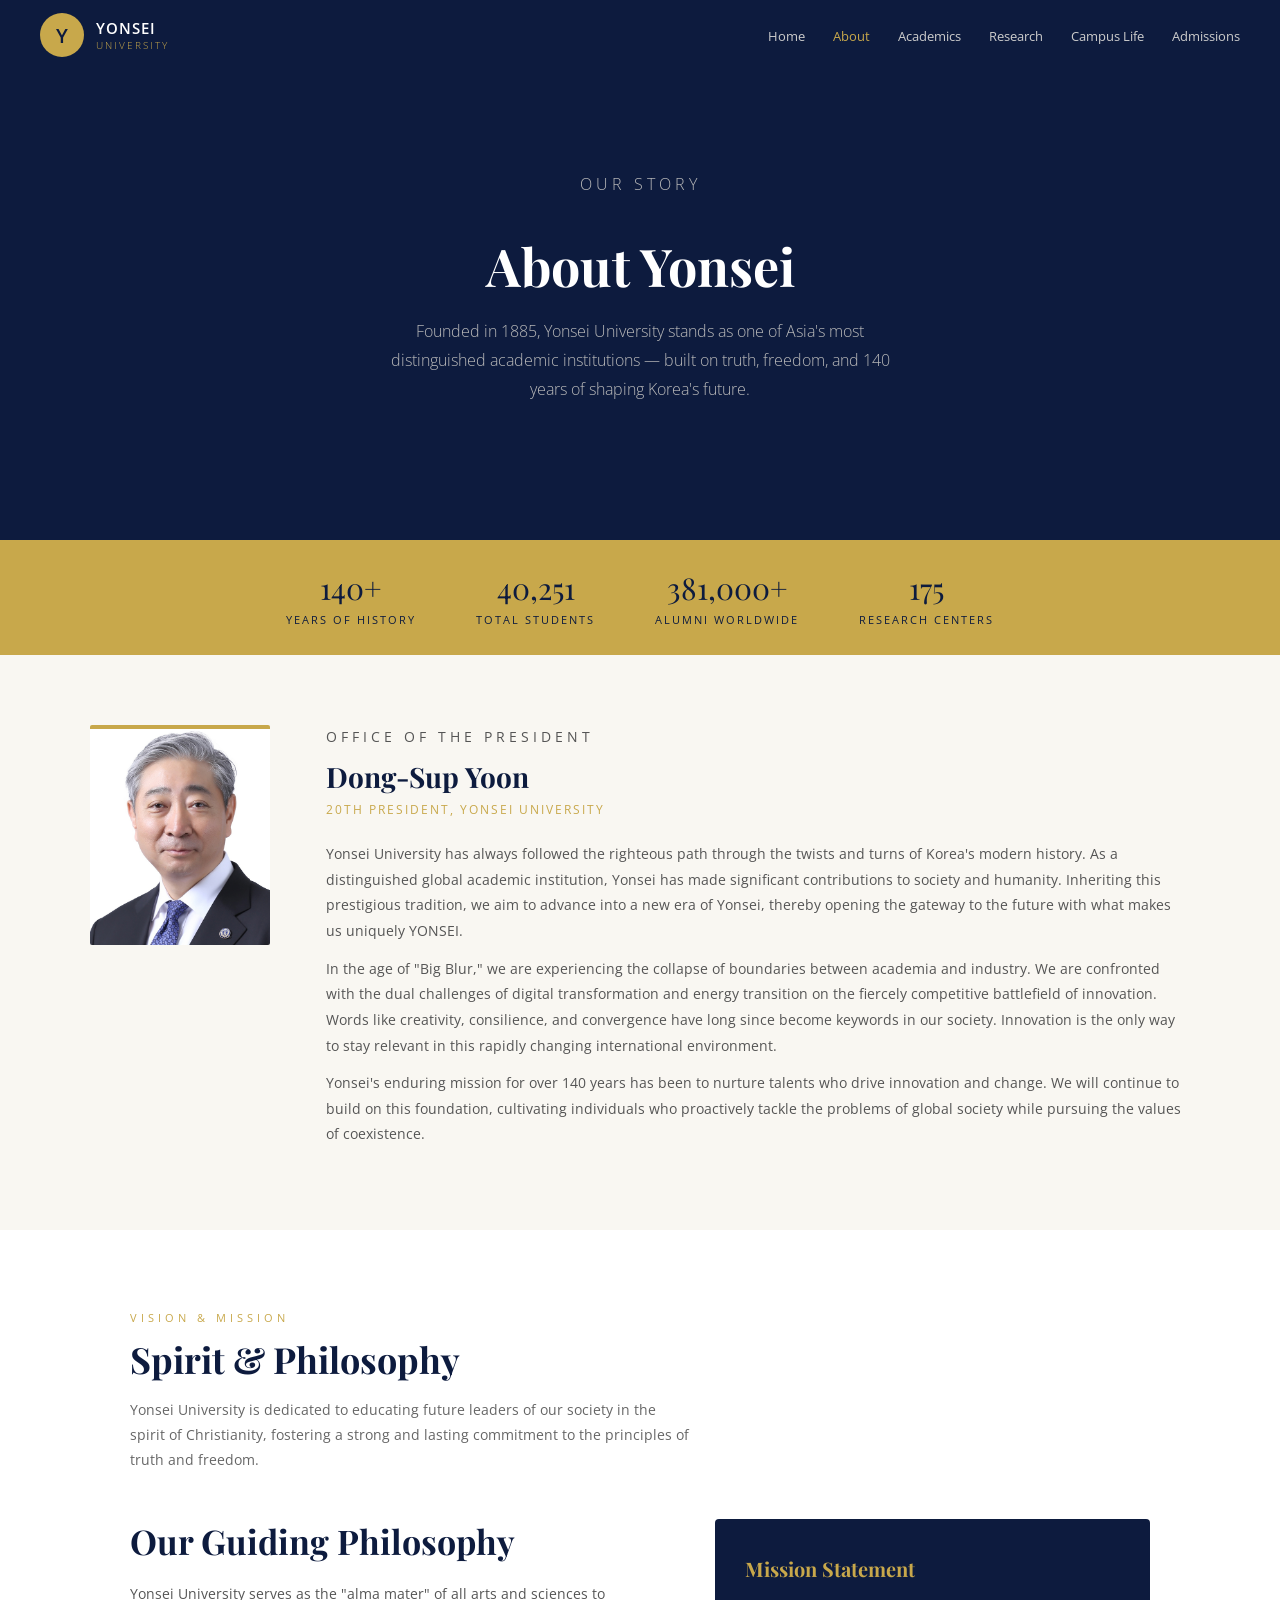
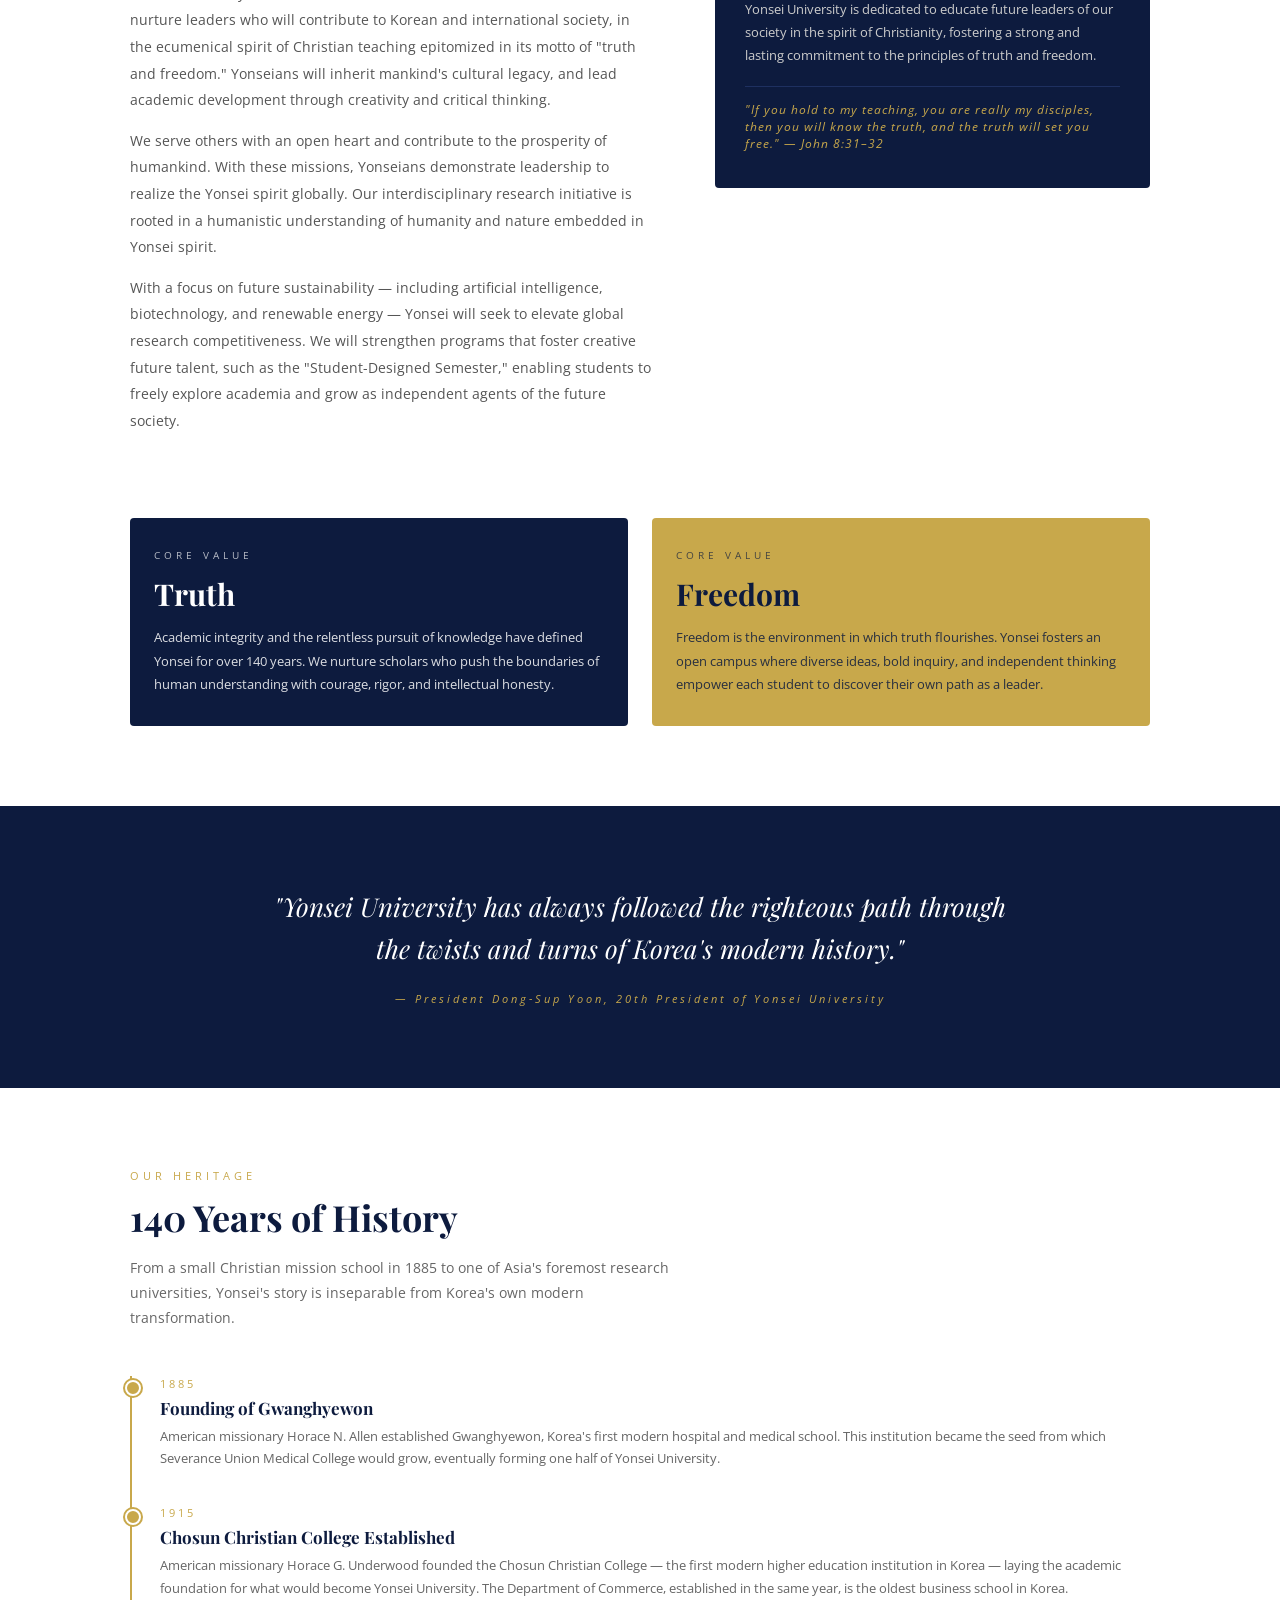
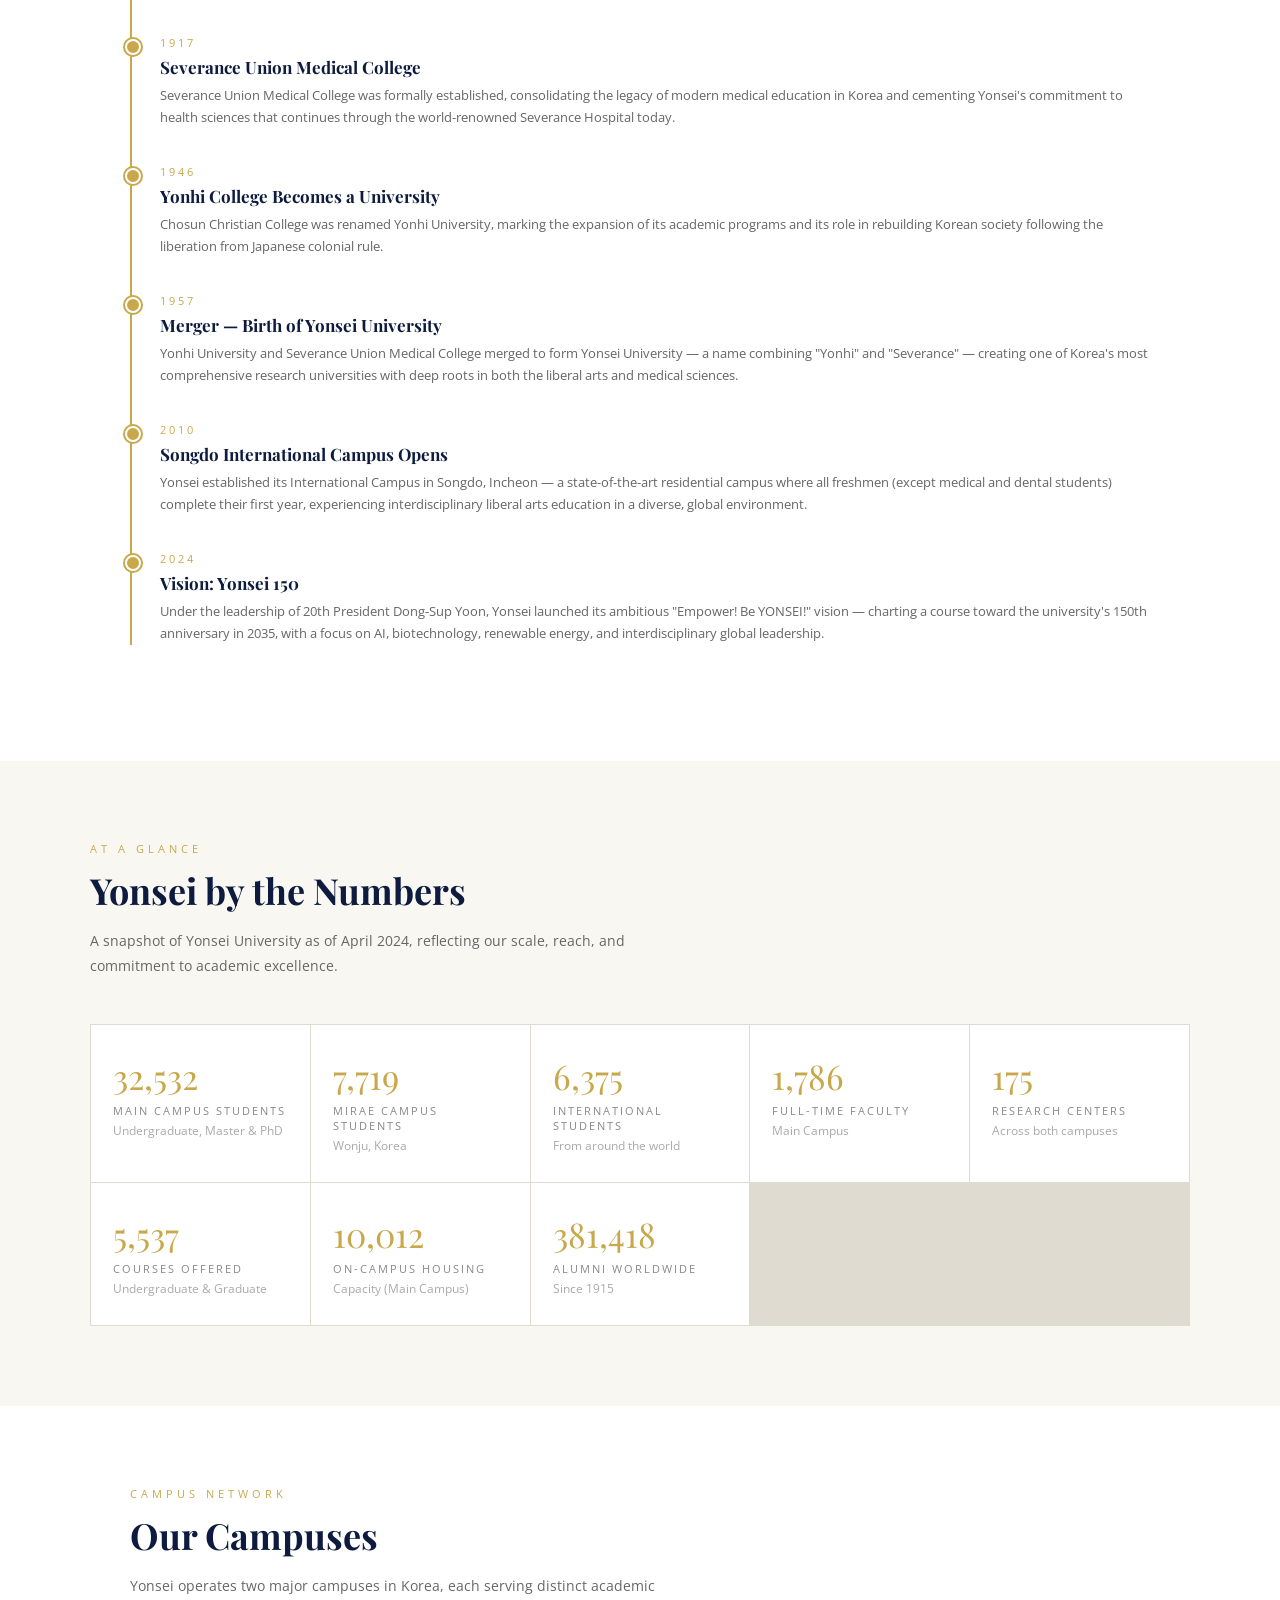
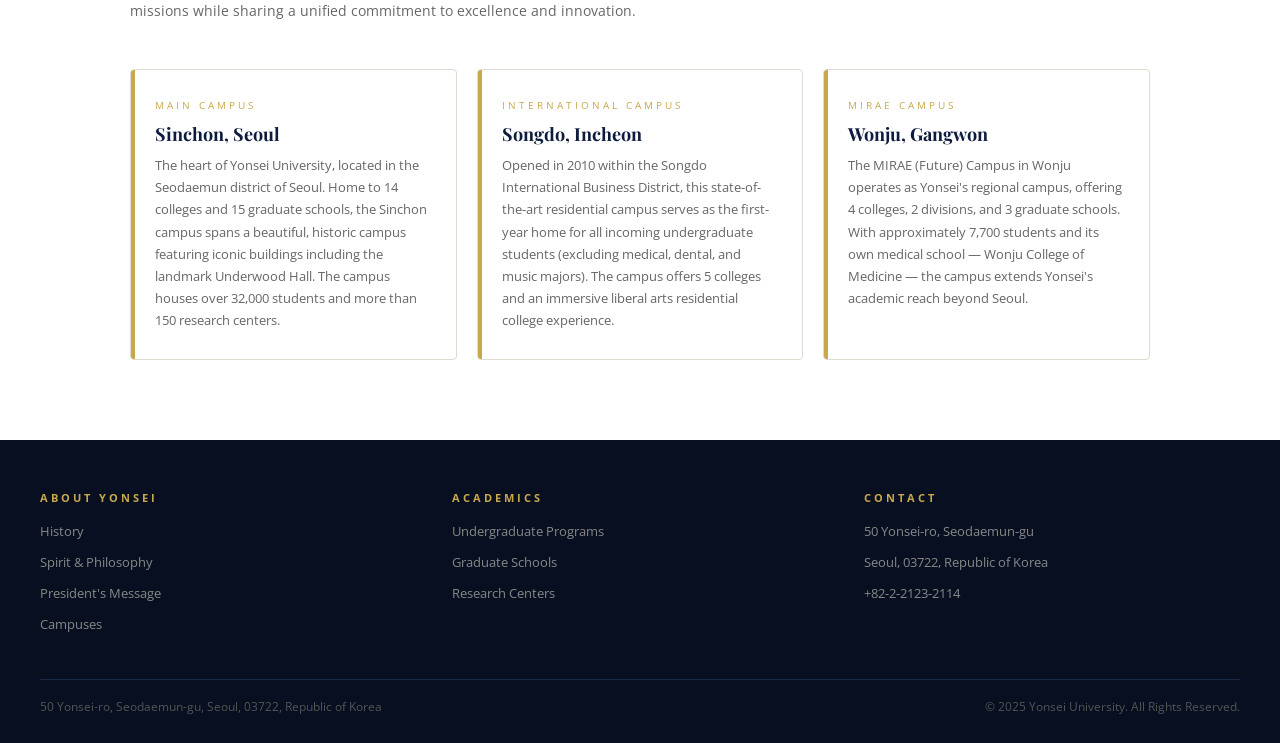
<file: about.html>
<!DOCTYPE html>
<html lang="en">
<head>
<meta charset="UTF-8">
<meta name="viewport" content="width=device-width, initial-scale=1.0">
<title>About — Yonsei University</title>
<link href="https://fonts.googleapis.com/css2?family=Open+Sans:wght@300;400;600&family=Playfair+Display:wght@400;600;700i&display=swap" rel="stylesheet">
<link rel="stylesheet" href="style.css">
<style>
  .about-intro { display:flex; gap:60px; align-items:flex-start; flex-wrap:wrap; margin-bottom:70px; }
  .about-intro-text { flex:1.4; min-width:280px; }
  .about-intro-text h2 { font-family:'Playfair Display',serif; font-size:34px; color:#0d1b3e; margin-bottom:18px; line-height:1.3; }
  .about-intro-text p { font-size:14px; color:#555; line-height:1.9; margin-bottom:14px; }
  .about-intro-aside { flex:1; min-width:260px; background:#0d1b3e; color:#fff; padding:36px 30px; border-radius:4px; }
  .about-intro-aside h3 { font-family:'Playfair Display',serif; font-size:20px; color:#c8a84b; margin-bottom:16px; }
  .about-intro-aside p { font-size:13px; line-height:1.8; color:#ccc; margin-bottom:10px; }
  .about-intro-aside cite { display:block; margin-top:18px; font-size:12px; color:#c8a84b; letter-spacing:1px; font-style:italic; border-top:1px solid #1e3060; padding-top:14px; }

  .values-grid { display:flex; gap:24px; flex-wrap:wrap; margin-top:20px; }
  .value-box { flex:1; min-width:200px; padding:30px 24px; border-radius:4px; }
  .value-box.truth { background:#0d1b3e; color:#fff; }
  .value-box.freedom { background:#c8a84b; color:#0d1b3e; }
  .value-box .v-label { font-size:10px; letter-spacing:4px; text-transform:uppercase; margin-bottom:12px; opacity:.7; }
  .value-box h3 { font-family:'Playfair Display',serif; font-size:30px; margin-bottom:12px; }
  .value-box p { font-size:13px; line-height:1.8; opacity:.85; }

  .history-timeline { position:relative; padding-left:28px; border-left:2px solid #c8a84b; }
  .timeline-item { margin-bottom:36px; position:relative; }
  .timeline-item::before { content:''; position:absolute; left:-35px; top:4px; width:12px; height:12px; background:#c8a84b; border-radius:50%; border:2px solid #fff; box-shadow:0 0 0 2px #c8a84b; }
  .timeline-year { font-size:11px; letter-spacing:3px; color:#c8a84b; text-transform:uppercase; margin-bottom:6px; }
  .timeline-item h4 { font-family:'Playfair Display',serif; font-size:17px; color:#0d1b3e; margin-bottom:6px; }
  .timeline-item p { font-size:13px; color:#666; line-height:1.7; }

  .president-section { background:#f9f7f2; padding:70px 40px; }
  .president-inner { max-width:1100px; margin:0 auto; display:flex; gap:56px; align-items:flex-start; flex-wrap:wrap; }
  .president-photo { width:180px; height:220px; background:#0d1b3e; flex-shrink:0; border-top:4px solid #c8a84b; display:flex; align-items:center; justify-content:center; color:#c8a84b; font-size:11px; letter-spacing:2px; border-radius:2px; }
  .president-content { flex:1; min-width:260px; }
  .president-content .stag { margin-bottom:8px; }
  .president-content h2 { font-family:'Playfair Display',serif; font-size:28px; color:#0d1b3e; margin-bottom:4px; }
  .president-content .title { font-size:12px; color:#c8a84b; letter-spacing:2px; text-transform:uppercase; margin-bottom:20px; }
  .president-content p { font-size:13.5px; color:#555; line-height:1.9; margin-bottom:12px; }

  .glance-grid { display:grid; grid-template-columns:repeat(auto-fit,minmax(200px,1fr)); gap:1px; background:#e0dbd0; border:1px solid #e0dbd0; margin-top:30px; }
  .glance-cell { background:#fff; padding:28px 22px; }
  .glance-cell .gc-num { font-family:'Playfair Display',serif; font-size:34px; color:#c8a84b; }
  .glance-cell .gc-label { font-size:11px; color:#888; letter-spacing:2px; text-transform:uppercase; margin-top:4px; }
  .glance-cell .gc-sub { font-size:12px; color:#aaa; margin-top:4px; }

  .campuses-grid { display:flex; gap:20px; flex-wrap:wrap; margin-top:20px; }
  .campus-card { flex:1; min-width:240px; border:1px solid #e0dbd0; padding:28px 24px; border-radius:4px; position:relative; overflow:hidden; }
  .campus-card::before { content:''; position:absolute; top:0; left:0; width:4px; height:100%; background:#c8a84b; }
  .campus-card h3 { font-family:'Playfair Display',serif; font-size:18px; color:#0d1b3e; margin-bottom:8px; }
  .campus-card .campus-tag { font-size:10px; letter-spacing:3px; color:#c8a84b; text-transform:uppercase; margin-bottom:10px; }
  .campus-card p { font-size:13px; color:#666; line-height:1.7; }
</style>
</head>
<body>

<nav>
  <a href="index.html" class="logo">
    <div class="lc">Y</div>
    <div class="lt">YONSEI <span>UNIVERSITY</span></div>
  </a>
  <ul>
    <li><a href="index.html">Home</a></li>
    <li><a href="about.html" class="active">About</a></li>
    <li><a href="academics.html">Academics</a></li>
    <li><a href="research.html">Research</a></li>
    <li><a href="campus.html">Campus Life</a></li>
    <li><a href="admissions.html">Admissions</a></li>
  </ul>
</nav>

<div class="hero">
  <p class="tag">Our Story</p>
  <h1>About Yonsei</h1>
  <p>Founded in 1885, Yonsei University stands as one of Asia's most distinguished academic institutions — built on truth, freedom, and 140 years of shaping Korea's future.</p>
</div>

<div class="stats">
  <div class="stat"><div class="stat-n">140+</div><div class="stat-l">Years of History</div></div>
  <div class="stat"><div class="stat-n">40,251</div><div class="stat-l">Total Students</div></div>
  <div class="stat"><div class="stat-n">381,000+</div><div class="stat-l">Alumni Worldwide</div></div>
  <div class="stat"><div class="stat-n">175</div><div class="stat-l">Research Centers</div></div>
</div>

<!-- President Section -->
<div class="president-section">
  <div class="president-inner">
    <div class="president-photo" style="padding:0; overflow:hidden;">
      <img src="president.jpg" alt="President Dong-Sup Yoon" style="width:100%; height:100%; object-fit:cover; display:block;">
    </div>
    <div class="president-content">
      <p class="stag">Office of the President</p>
      <h2>Dong-Sup Yoon</h2>
      <p class="title">20th President, Yonsei University</p>
      <p>Yonsei University has always followed the righteous path through the twists and turns of Korea's modern history. As a distinguished global academic institution, Yonsei has made significant contributions to society and humanity. Inheriting this prestigious tradition, we aim to advance into a new era of Yonsei, thereby opening the gateway to the future with what makes us uniquely YONSEI.</p>
      <p>In the age of "Big Blur," we are experiencing the collapse of boundaries between academia and industry. We are confronted with the dual challenges of digital transformation and energy transition on the fiercely competitive battlefield of innovation. Words like creativity, consilience, and convergence have long since become keywords in our society. Innovation is the only way to stay relevant in this rapidly changing international environment.</p>
      <p>Yonsei's enduring mission for over 140 years has been to nurture talents who drive innovation and change. We will continue to build on this foundation, cultivating individuals who proactively tackle the problems of global society while pursuing the values of coexistence.</p>
    </div>
  </div>
</div>

<!-- Spirit & Philosophy -->
<section>
  <p class="stag">Vision & Mission</p>
  <h2 class="stitle">Spirit & Philosophy</h2>
  <p class="ssub">Yonsei University is dedicated to educating future leaders of our society in the spirit of Christianity, fostering a strong and lasting commitment to the principles of truth and freedom.</p>

  <div class="about-intro">
    <div class="about-intro-text">
      <h2>Our Guiding Philosophy</h2>
      <p>Yonsei University serves as the "alma mater" of all arts and sciences to nurture leaders who will contribute to Korean and international society, in the ecumenical spirit of Christian teaching epitomized in its motto of "truth and freedom." Yonseians will inherit mankind's cultural legacy, and lead academic development through creativity and critical thinking.</p>
      <p>We serve others with an open heart and contribute to the prosperity of humankind. With these missions, Yonseians demonstrate leadership to realize the Yonsei spirit globally. Our interdisciplinary research initiative is rooted in a humanistic understanding of humanity and nature embedded in Yonsei spirit.</p>
      <p>With a focus on future sustainability — including artificial intelligence, biotechnology, and renewable energy — Yonsei will seek to elevate global research competitiveness. We will strengthen programs that foster creative future talent, such as the "Student-Designed Semester," enabling students to freely explore academia and grow as independent agents of the future society.</p>
    </div>
    <div class="about-intro-aside">
      <h3>Mission Statement</h3>
      <p>Yonsei University is dedicated to educate future leaders of our society in the spirit of Christianity, fostering a strong and lasting commitment to the principles of truth and freedom.</p>
      <cite>"If you hold to my teaching, you are really my disciples, then you will know the truth, and the truth will set you free." — John 8:31–32</cite>
    </div>
  </div>

  <div class="values-grid">
    <div class="value-box truth">
      <div class="v-label">Core Value</div>
      <h3>Truth</h3>
      <p>Academic integrity and the relentless pursuit of knowledge have defined Yonsei for over 140 years. We nurture scholars who push the boundaries of human understanding with courage, rigor, and intellectual honesty.</p>
    </div>
    <div class="value-box freedom">
      <div class="v-label">Core Value</div>
      <h3>Freedom</h3>
      <p>Freedom is the environment in which truth flourishes. Yonsei fosters an open campus where diverse ideas, bold inquiry, and independent thinking empower each student to discover their own path as a leader.</p>
    </div>
  </div>
</section>

<!-- History Timeline -->
<div class="quote">
  <blockquote>"Yonsei University has always followed the righteous path through the twists and turns of Korea's modern history."</blockquote>
  <cite>— President Dong-Sup Yoon, 20th President of Yonsei University</cite>
</div>

<section>
  <p class="stag">Our Heritage</p>
  <h2 class="stitle">140 Years of History</h2>
  <p class="ssub">From a small Christian mission school in 1885 to one of Asia's foremost research universities, Yonsei's story is inseparable from Korea's own modern transformation.</p>

  <div class="history-timeline">
    <div class="timeline-item">
      <div class="timeline-year">1885</div>
      <h4>Founding of Gwanghyewon</h4>
      <p>American missionary Horace N. Allen established Gwanghyewon, Korea's first modern hospital and medical school. This institution became the seed from which Severance Union Medical College would grow, eventually forming one half of Yonsei University.</p>
    </div>
    <div class="timeline-item">
      <div class="timeline-year">1915</div>
      <h4>Chosun Christian College Established</h4>
      <p>American missionary Horace G. Underwood founded the Chosun Christian College — the first modern higher education institution in Korea — laying the academic foundation for what would become Yonsei University. The Department of Commerce, established in the same year, is the oldest business school in Korea.</p>
    </div>
    <div class="timeline-item">
      <div class="timeline-year">1917</div>
      <h4>Severance Union Medical College</h4>
      <p>Severance Union Medical College was formally established, consolidating the legacy of modern medical education in Korea and cementing Yonsei's commitment to health sciences that continues through the world-renowned Severance Hospital today.</p>
    </div>
    <div class="timeline-item">
      <div class="timeline-year">1946</div>
      <h4>Yonhi College Becomes a University</h4>
      <p>Chosun Christian College was renamed Yonhi University, marking the expansion of its academic programs and its role in rebuilding Korean society following the liberation from Japanese colonial rule.</p>
    </div>
    <div class="timeline-item">
      <div class="timeline-year">1957</div>
      <h4>Merger — Birth of Yonsei University</h4>
      <p>Yonhi University and Severance Union Medical College merged to form Yonsei University — a name combining "Yonhi" and "Severance" — creating one of Korea's most comprehensive research universities with deep roots in both the liberal arts and medical sciences.</p>
    </div>
    <div class="timeline-item">
      <div class="timeline-year">2010</div>
      <h4>Songdo International Campus Opens</h4>
      <p>Yonsei established its International Campus in Songdo, Incheon — a state-of-the-art residential campus where all freshmen (except medical and dental students) complete their first year, experiencing interdisciplinary liberal arts education in a diverse, global environment.</p>
    </div>
    <div class="timeline-item">
      <div class="timeline-year">2024</div>
      <h4>Vision: Yonsei 150</h4>
      <p>Under the leadership of 20th President Dong-Sup Yoon, Yonsei launched its ambitious "Empower! Be YONSEI!" vision — charting a course toward the university's 150th anniversary in 2035, with a focus on AI, biotechnology, renewable energy, and interdisciplinary global leadership.</p>
    </div>
  </div>
</section>

<!-- Yonsei  -->
<section style="background:#f9f7f2; max-width:100%; padding:80px 40px;">
  <div style="max-width:1100px; margin:0 auto;">
    <p class="stag">At a Glance</p>
    <h2 class="stitle">Yonsei by the Numbers</h2>
    <p class="ssub">A snapshot of Yonsei University as of April 2024, reflecting our scale, reach, and commitment to academic excellence.</p>

    <div class="glance-grid">
      <div class="glance-cell"><div class="gc-num">32,532</div><div class="gc-label">Main Campus Students</div><div class="gc-sub">Undergraduate, Master & PhD</div></div>
      <div class="glance-cell"><div class="gc-num">7,719</div><div class="gc-label">MIRAE Campus Students</div><div class="gc-sub">Wonju, Korea</div></div>
      <div class="glance-cell"><div class="gc-num">6,375</div><div class="gc-label">International Students</div><div class="gc-sub">From around the world</div></div>
      <div class="glance-cell"><div class="gc-num">1,786</div><div class="gc-label">Full-time Faculty</div><div class="gc-sub">Main Campus</div></div>
      <div class="glance-cell"><div class="gc-num">175</div><div class="gc-label">Research Centers</div><div class="gc-sub">Across both campuses</div></div>
      <div class="glance-cell"><div class="gc-num">5,537</div><div class="gc-label">Courses Offered</div><div class="gc-sub">Undergraduate & Graduate</div></div>
      <div class="glance-cell"><div class="gc-num">10,012</div><div class="gc-label">On-Campus Housing</div><div class="gc-sub">Capacity (Main Campus)</div></div>
      <div class="glance-cell"><div class="gc-num">381,418</div><div class="gc-label">Alumni Worldwide</div><div class="gc-sub">Since 1915</div></div>
    </div>
  </div>
</section>

<!-- Campuses -->
<section>
  <p class="stag">Campus Network</p>
  <h2 class="stitle">Our Campuses</h2>
  <p class="ssub">Yonsei operates two major campuses in Korea, each serving distinct academic missions while sharing a unified commitment to excellence and innovation.</p>

  <div class="campuses-grid">
    <div class="campus-card">
      <div class="campus-tag">Main Campus</div>
      <h3>Sinchon, Seoul</h3>
      <p>The heart of Yonsei University, located in the Seodaemun district of Seoul. Home to 14 colleges and 15 graduate schools, the Sinchon campus spans a beautiful, historic campus featuring iconic buildings including the landmark Underwood Hall. The campus houses over 32,000 students and more than 150 research centers.</p>
    </div>
    <div class="campus-card">
      <div class="campus-tag">International Campus</div>
      <h3>Songdo, Incheon</h3>
      <p>Opened in 2010 within the Songdo International Business District, this state-of-the-art residential campus serves as the first-year home for all incoming undergraduate students (excluding medical, dental, and music majors). The campus offers 5 colleges and an immersive liberal arts residential college experience.</p>
    </div>
    <div class="campus-card">
      <div class="campus-tag">MIRAE Campus</div>
      <h3>Wonju, Gangwon</h3>
      <p>The MIRAE (Future) Campus in Wonju operates as Yonsei's regional campus, offering 4 colleges, 2 divisions, and 3 graduate schools. With approximately 7,700 students and its own medical school — Wonju College of Medicine — the campus extends Yonsei's academic reach beyond Seoul.</p>
    </div>
  </div>
</section>

<footer>
  <div class="fg">
    <div class="fc">
      <h4>About Yonsei</h4>
      <ul>
        <li><a href="about.html">History</a></li>
        <li><a href="about.html">Spirit &amp; Philosophy</a></li>
        <li><a href="about.html">President's Message</a></li>
        <li><a href="about.html">Campuses</a></li>
      </ul>
    </div>
    <div class="fc">
      <h4>Academics</h4>
      <ul>
        <li><a href="academics.html">Undergraduate Programs</a></li>
        <li><a href="academics.html">Graduate Schools</a></li>
        <li><a href="academics.html">Research Centers</a></li>
      </ul>
    </div>
    <div class="fc">
      <h4>Contact</h4>
      <ul>
        <li><a href="#">50 Yonsei-ro, Seodaemun-gu</a></li>
        <li><a href="#">Seoul, 03722, Republic of Korea</a></li>
        <li><a href="#">+82-2-2123-2114</a></li>
      </ul>
    </div>
  </div>
  <div class="fb">
    <p>50 Yonsei-ro, Seodaemun-gu, Seoul, 03722, Republic of Korea</p>
    <p>© 2025 Yonsei University. All Rights Reserved.</p>
  </div>
</footer>

</body>
</html>
</file>
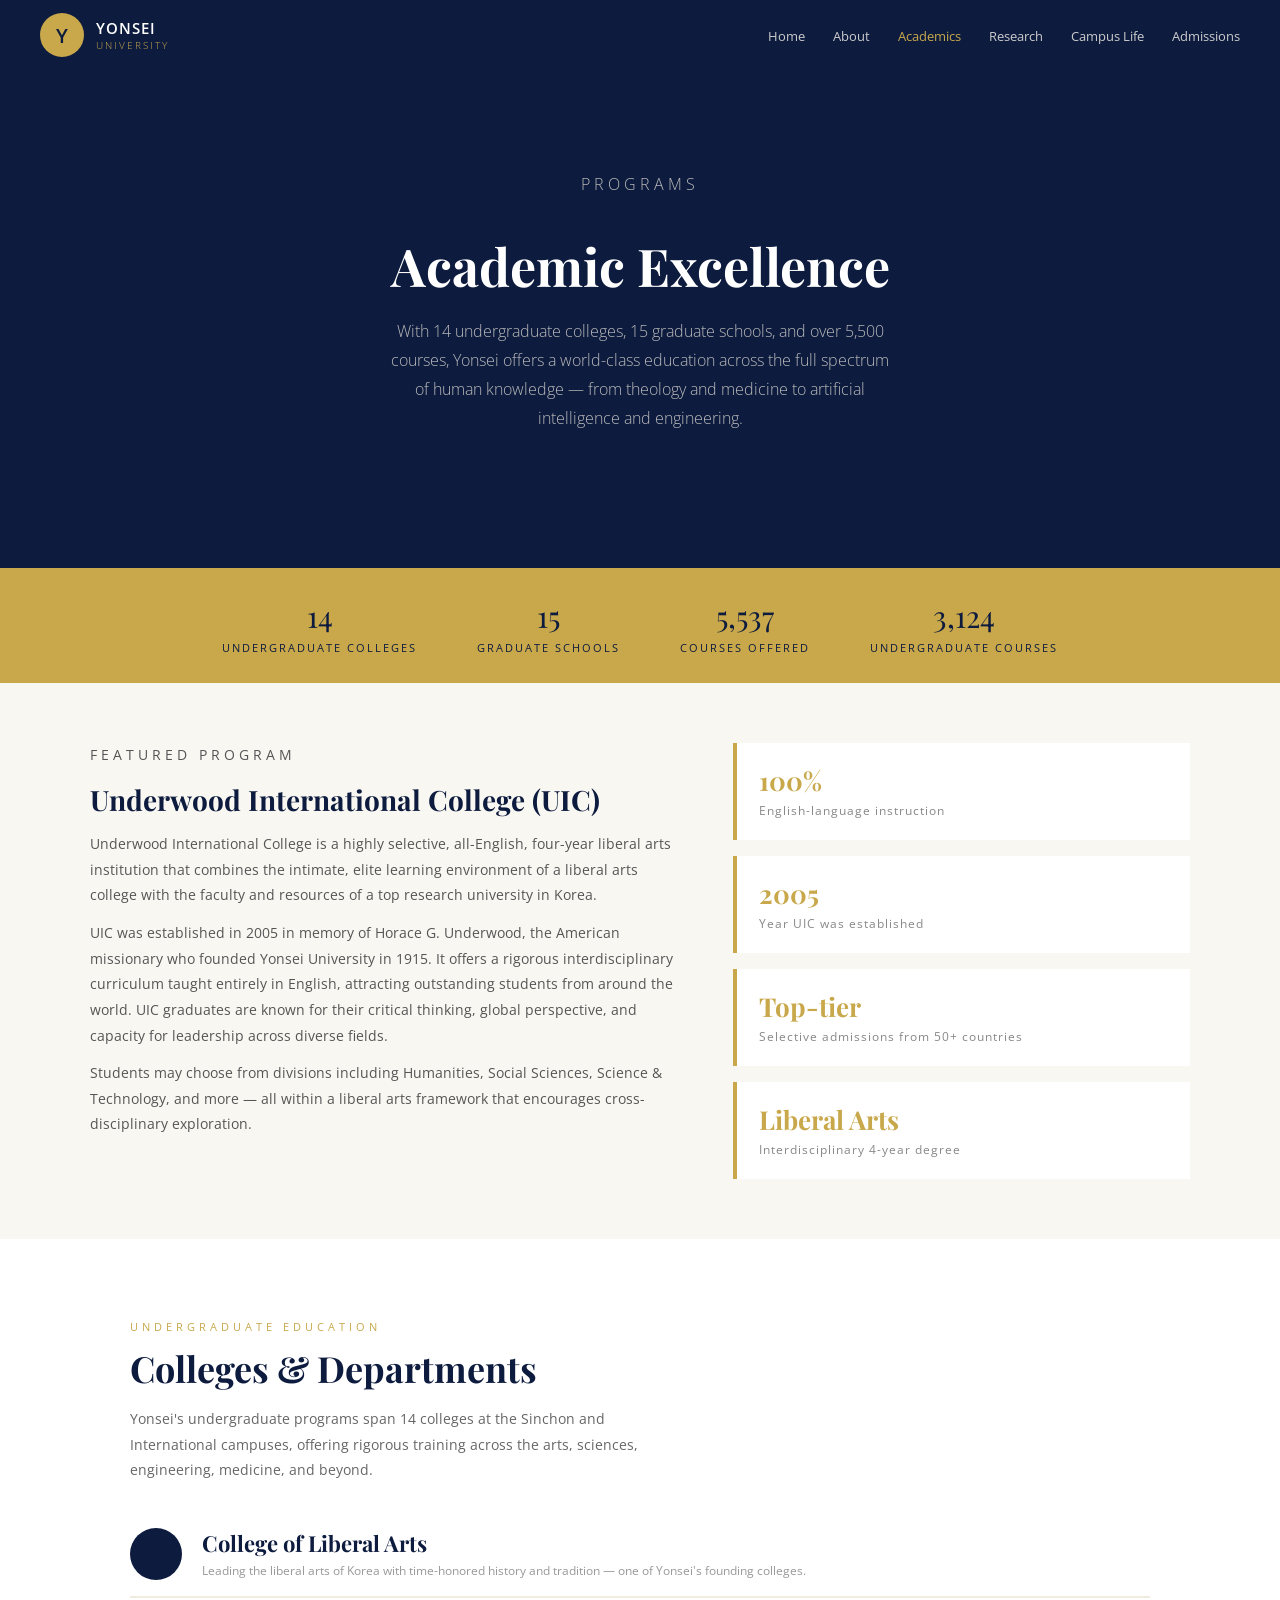
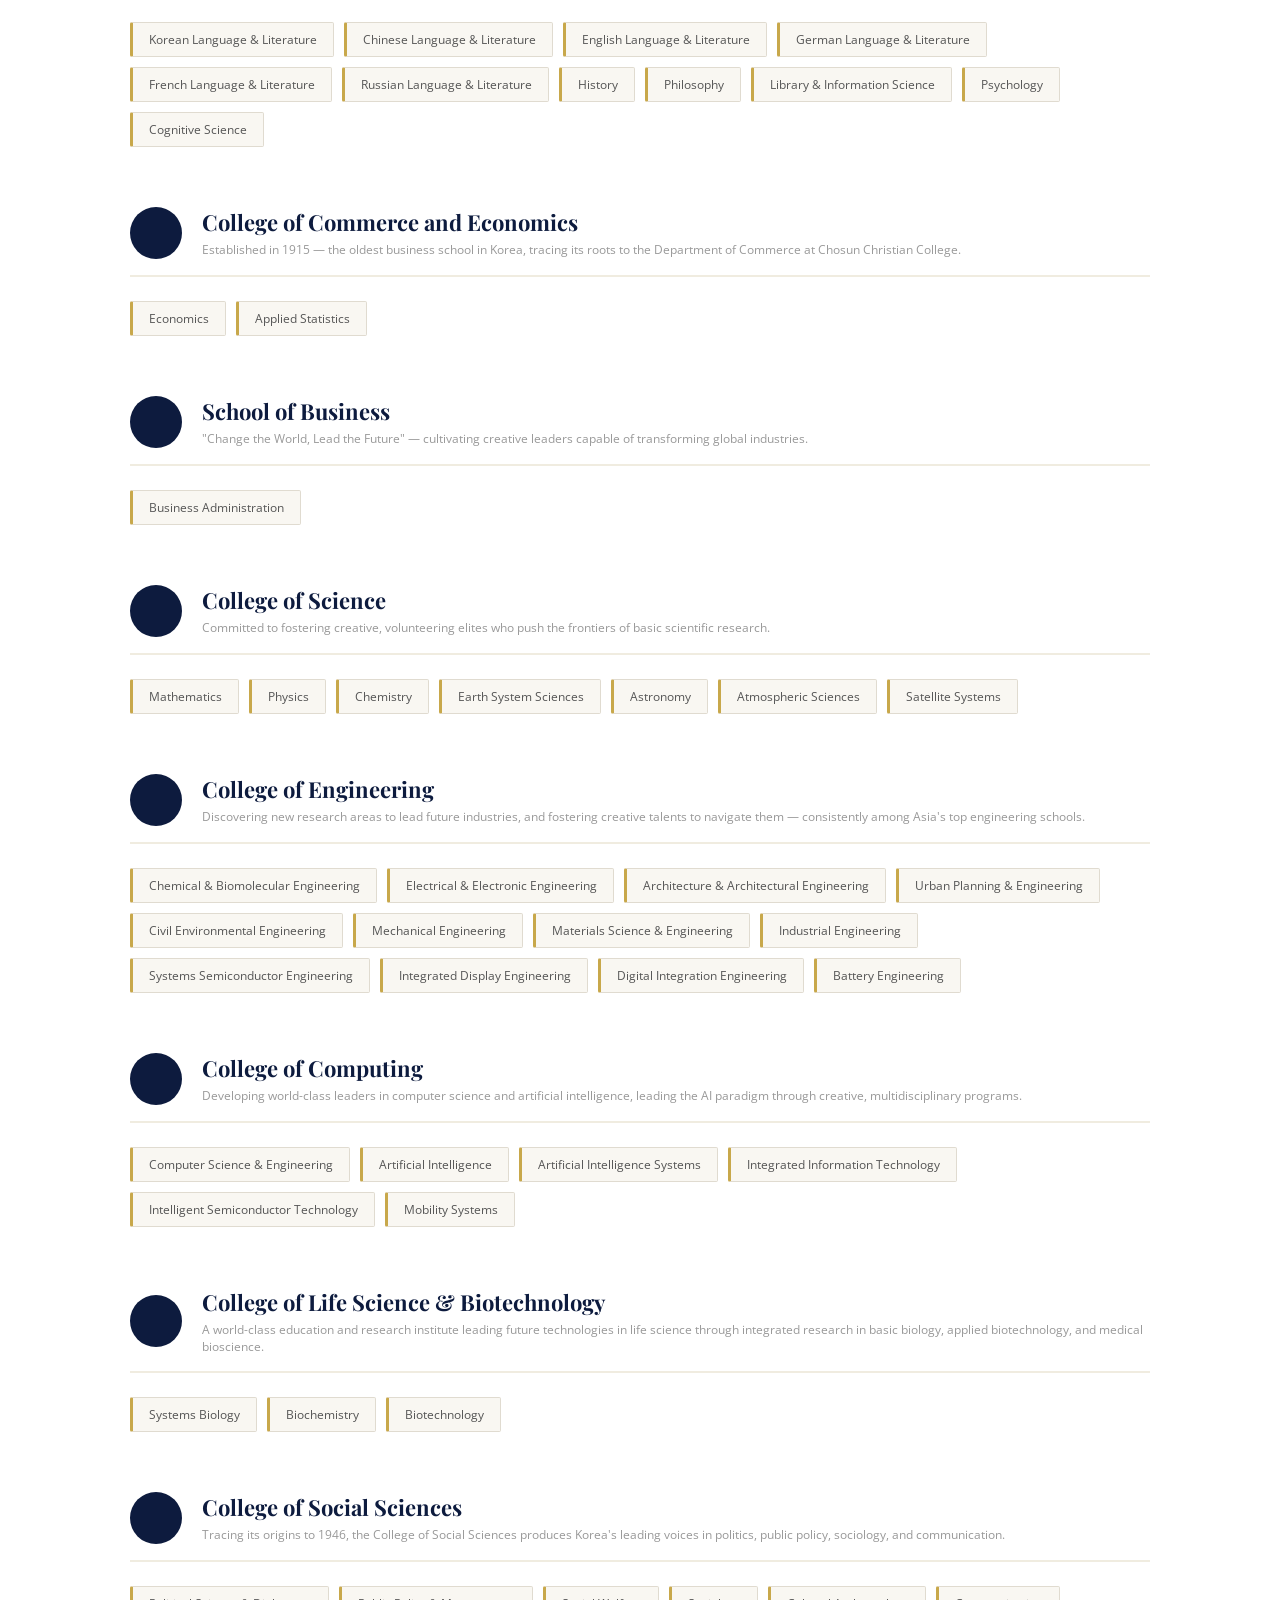
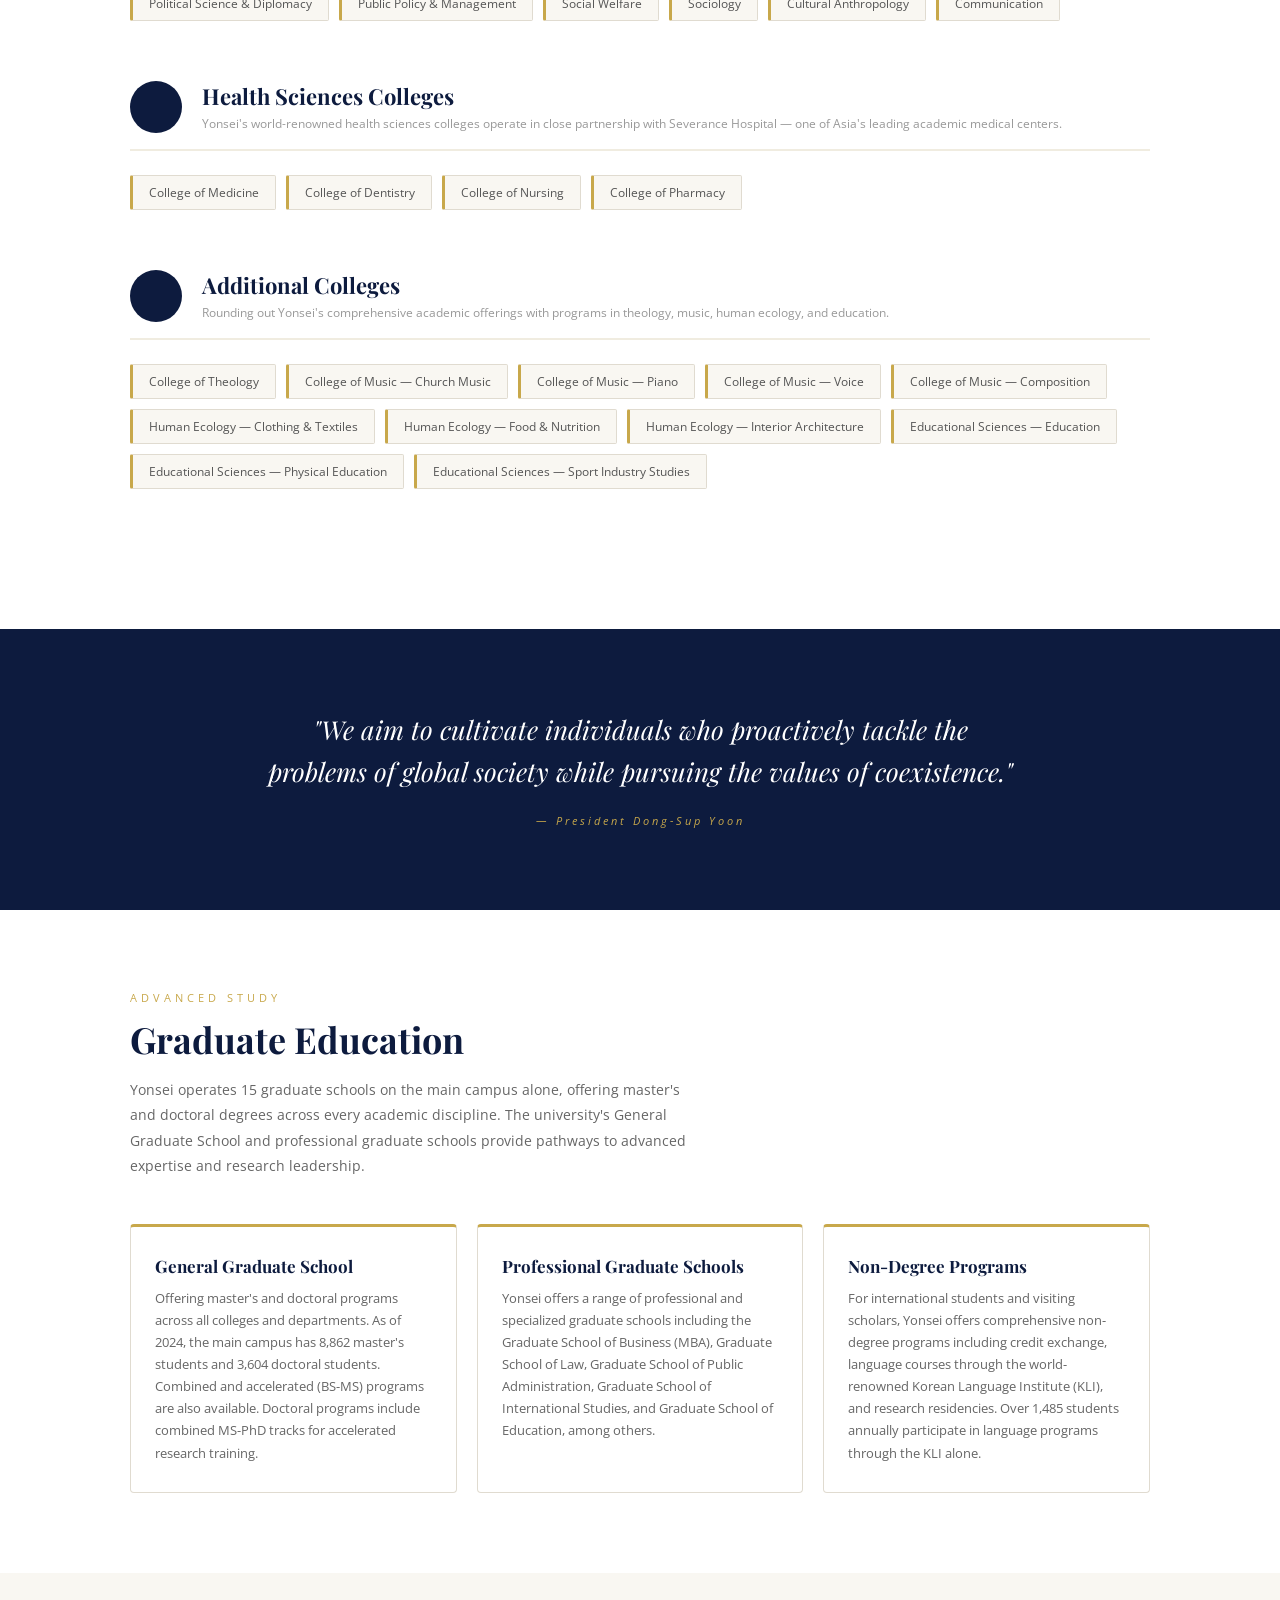
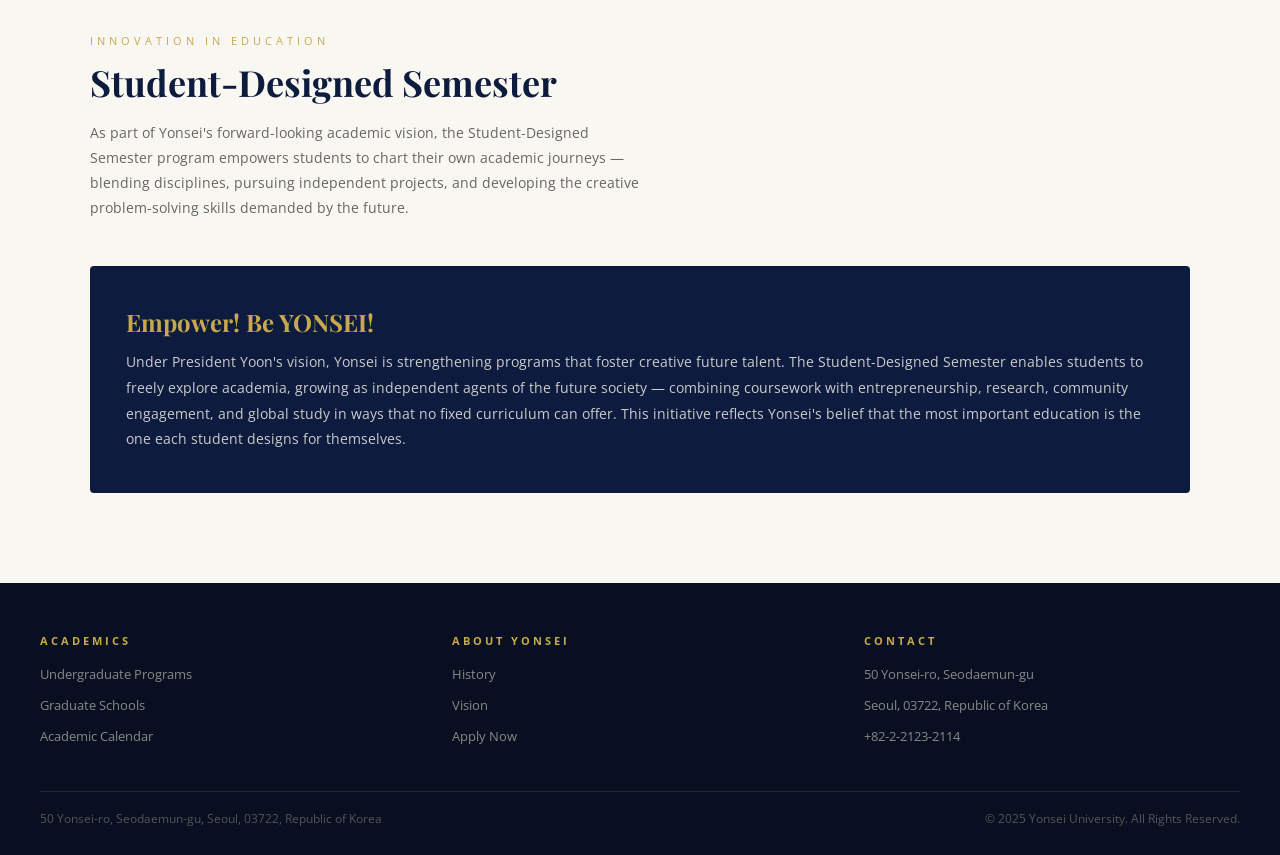
<file: academics.html>
<!DOCTYPE html>
<html lang="en">
<head>
<meta charset="UTF-8">
<meta name="viewport" content="width=device-width, initial-scale=1.0">
<title>Academics — Yonsei University</title>
<link href="https://fonts.googleapis.com/css2?family=Open+Sans:wght@300;400;600&family=Playfair+Display:wght@400;600;700i&display=swap" rel="stylesheet">
<link rel="stylesheet" href="style.css">
<style>
  .college-section { margin-bottom: 60px; }
  .college-header { display:flex; align-items:center; gap:20px; margin-bottom:24px; padding-bottom:16px; border-bottom:2px solid #f0ece0; }
  .college-icon { width:52px; height:52px; background:#0d1b3e; border-radius:50%; display:flex; align-items:center; justify-content:center; font-size:20px; flex-shrink:0; }
  .college-header h3 { font-family:'Playfair Display',serif; font-size:22px; color:#0d1b3e; margin-bottom:4px; }
  .college-header p { font-size:12px; color:#999; }
  .majors-list { display:flex; flex-wrap:wrap; gap:10px; }
  .major-tag { background:#f9f7f2; border:1px solid #e0dbd0; padding:8px 16px; font-size:12px; color:#555; border-radius:2px; border-left:3px solid #c8a84b; }

  .program-tabs { display:flex; gap:0; margin-bottom:40px; border-bottom:2px solid #0d1b3e; }
  .program-tab { padding:12px 28px; font-size:13px; font-weight:600; color:#999; cursor:default; letter-spacing:.5px; }
  .program-tab.active { color:#0d1b3e; border-bottom:2px solid #c8a84b; margin-bottom:-2px; }

  .highlight-box { background:#0d1b3e; color:#fff; padding:40px 36px; border-radius:4px; margin-bottom:30px; }
  .highlight-box h3 { font-family:'Playfair Display',serif; font-size:24px; color:#c8a84b; margin-bottom:12px; }
  .highlight-box p { font-size:13.5px; color:#ccc; line-height:1.9; }

  .grad-cards { display:flex; gap:20px; flex-wrap:wrap; margin-top:20px; }
  .grad-card { flex:1; min-width:240px; padding:28px 24px; border:1px solid #e0dbd0; border-radius:4px; border-top:3px solid #c8a84b; }
  .grad-card h4 { font-family:'Playfair Display',serif; font-size:17px; color:#0d1b3e; margin-bottom:10px; }
  .grad-card p { font-size:13px; color:#666; line-height:1.7; }

  .uic-section { background:#f9f7f2; padding:60px 40px; }
  .uic-inner { max-width:1100px; margin:0 auto; display:flex; gap:50px; align-items:flex-start; flex-wrap:wrap; }
  .uic-text { flex:1.3; min-width:260px; }
  .uic-text h2 { font-family:'Playfair Display',serif; font-size:28px; color:#0d1b3e; margin-bottom:14px; }
  .uic-text p { font-size:13.5px; color:#555; line-height:1.9; margin-bottom:12px; }
  .uic-stats { flex:1; min-width:220px; display:flex; flex-direction:column; gap:16px; }
  .uic-stat { background:#fff; padding:20px 22px; border-left:4px solid #c8a84b; }
  .uic-stat strong { display:block; font-family:'Playfair Display',serif; font-size:26px; color:#c8a84b; }
  .uic-stat span { font-size:12px; color:#888; letter-spacing:1px; }
</style>
</head>
<body>

<nav>
  <a href="index.html" class="logo">
    <div class="lc">Y</div>
    <div class="lt">YONSEI <span>UNIVERSITY</span></div>
  </a>
  <ul>
    <li><a href="index.html">Home</a></li>
    <li><a href="about.html">About</a></li>
    <li><a href="academics.html" class="active">Academics</a></li>
    <li><a href="research.html">Research</a></li>
    <li><a href="campus.html">Campus Life</a></li>
    <li><a href="admissions.html">Admissions</a></li>
  </ul>
</nav>

<div class="hero">
  <p class="tag">Programs</p>
  <h1>Academic Excellence</h1>
  <p>With 14 undergraduate colleges, 15 graduate schools, and over 5,500 courses, Yonsei offers a world-class education across the full spectrum of human knowledge — from theology and medicine to artificial intelligence and engineering.</p>
</div>

<div class="stats">
  <div class="stat"><div class="stat-n">14</div><div class="stat-l">Undergraduate Colleges</div></div>
  <div class="stat"><div class="stat-n">15</div><div class="stat-l">Graduate Schools</div></div>
  <div class="stat"><div class="stat-n">5,537</div><div class="stat-l">Courses Offered</div></div>
  <div class="stat"><div class="stat-n">3,124</div><div class="stat-l">Undergraduate Courses</div></div>
</div>


<div class="uic-section">
  <div class="uic-inner">
    <div class="uic-text">
      <p class="stag">Featured Program</p>
      <h2>Underwood International College (UIC)</h2>
      <p>Underwood International College is a highly selective, all-English, four-year liberal arts institution that combines the intimate, elite learning environment of a liberal arts college with the faculty and resources of a top research university in Korea.</p>
      <p>UIC was established in 2005 in memory of Horace G. Underwood, the American missionary who founded Yonsei University in 1915. It offers a rigorous interdisciplinary curriculum taught entirely in English, attracting outstanding students from around the world. UIC graduates are known for their critical thinking, global perspective, and capacity for leadership across diverse fields.</p>
      <p>Students may choose from divisions including Humanities, Social Sciences, Science & Technology, and more — all within a liberal arts framework that encourages cross-disciplinary exploration.</p>
    </div>
    <div class="uic-stats">
      <div class="uic-stat"><strong>100%</strong><span>English-language instruction</span></div>
      <div class="uic-stat"><strong>2005</strong><span>Year UIC was established</span></div>
      <div class="uic-stat"><strong>Top-tier</strong><span>Selective admissions from 50+ countries</span></div>
      <div class="uic-stat"><strong>Liberal Arts</strong><span>Interdisciplinary 4-year degree</span></div>
    </div>
  </div>
</div>

<!-- Colleges -->
<section>
  <p class="stag">Undergraduate Education</p>
  <h2 class="stitle">Colleges & Departments</h2>
  <p class="ssub">Yonsei's undergraduate programs span 14 colleges at the Sinchon and International campuses, offering rigorous training across the arts, sciences, engineering, medicine, and beyond.</p>

  <!-- College of Liberal Arts -->
  <div class="college-section">
    <div class="college-header">
      <div class="college-icon"></div>
      <div>
        <h3>College of Liberal Arts</h3>
        <p>Leading the liberal arts of Korea with time-honored history and tradition — one of Yonsei's founding colleges.</p>
      </div>
    </div>
    <div class="majors-list">
      <div class="major-tag">Korean Language & Literature</div>
      <div class="major-tag">Chinese Language & Literature</div>
      <div class="major-tag">English Language & Literature</div>
      <div class="major-tag">German Language & Literature</div>
      <div class="major-tag">French Language & Literature</div>
      <div class="major-tag">Russian Language & Literature</div>
      <div class="major-tag">History</div>
      <div class="major-tag">Philosophy</div>
      <div class="major-tag">Library & Information Science</div>
      <div class="major-tag">Psychology</div>
      <div class="major-tag">Cognitive Science</div>
    </div>
  </div>

  <!-- College of Commerce and Economics -->
  <div class="college-section">
    <div class="college-header">
      <div class="college-icon"></div>
      <div>
        <h3>College of Commerce and Economics</h3>
        <p>Established in 1915 — the oldest business school in Korea, tracing its roots to the Department of Commerce at Chosun Christian College.</p>
      </div>
    </div>
    <div class="majors-list">
      <div class="major-tag">Economics</div>
      <div class="major-tag">Applied Statistics</div>
    </div>
  </div>

  <!-- School of Business -->
  <div class="college-section">
    <div class="college-header">
      <div class="college-icon"></div>
      <div>
        <h3>School of Business</h3>
        <p>"Change the World, Lead the Future" — cultivating creative leaders capable of transforming global industries.</p>
      </div>
    </div>
    <div class="majors-list">
      <div class="major-tag">Business Administration</div>
    </div>
  </div>

  <!-- College of Science -->
  <div class="college-section">
    <div class="college-header">
      <div class="college-icon"></div>
      <div>
        <h3>College of Science</h3>
        <p>Committed to fostering creative, volunteering elites who push the frontiers of basic scientific research.</p>
      </div>
    </div>
    <div class="majors-list">
      <div class="major-tag">Mathematics</div>
      <div class="major-tag">Physics</div>
      <div class="major-tag">Chemistry</div>
      <div class="major-tag">Earth System Sciences</div>
      <div class="major-tag">Astronomy</div>
      <div class="major-tag">Atmospheric Sciences</div>
      <div class="major-tag">Satellite Systems</div>
    </div>
  </div>

  <!-- College of Engineering -->
  <div class="college-section">
    <div class="college-header">
      <div class="college-icon"></div>
      <div>
        <h3>College of Engineering</h3>
        <p>Discovering new research areas to lead future industries, and fostering creative talents to navigate them — consistently among Asia's top engineering schools.</p>
      </div>
    </div>
    <div class="majors-list">
      <div class="major-tag">Chemical & Biomolecular Engineering</div>
      <div class="major-tag">Electrical & Electronic Engineering</div>
      <div class="major-tag">Architecture & Architectural Engineering</div>
      <div class="major-tag">Urban Planning & Engineering</div>
      <div class="major-tag">Civil Environmental Engineering</div>
      <div class="major-tag">Mechanical Engineering</div>
      <div class="major-tag">Materials Science & Engineering</div>
      <div class="major-tag">Industrial Engineering</div>
      <div class="major-tag">Systems Semiconductor Engineering</div>
      <div class="major-tag">Integrated Display Engineering</div>
      <div class="major-tag">Digital Integration Engineering</div>
      <div class="major-tag">Battery Engineering</div>
    </div>
  </div>

  <!-- College of Computing -->
  <div class="college-section">
    <div class="college-header">
      <div class="college-icon"></div>
      <div>
        <h3>College of Computing</h3>
        <p>Developing world-class leaders in computer science and artificial intelligence, leading the AI paradigm through creative, multidisciplinary programs.</p>
      </div>
    </div>
    <div class="majors-list">
      <div class="major-tag">Computer Science & Engineering</div>
      <div class="major-tag">Artificial Intelligence</div>
      <div class="major-tag">Artificial Intelligence Systems</div>
      <div class="major-tag">Integrated Information Technology</div>
      <div class="major-tag">Intelligent Semiconductor Technology</div>
      <div class="major-tag">Mobility Systems</div>
    </div>
  </div>

  <!-- College of Life Science and Biotechnology -->
  <div class="college-section">
    <div class="college-header">
      <div class="college-icon"></div>
      <div>
        <h3>College of Life Science & Biotechnology</h3>
        <p>A world-class education and research institute leading future technologies in life science through integrated research in basic biology, applied biotechnology, and medical bioscience.</p>
      </div>
    </div>
    <div class="majors-list">
      <div class="major-tag">Systems Biology</div>
      <div class="major-tag">Biochemistry</div>
      <div class="major-tag">Biotechnology</div>
    </div>
  </div>

  <!-- Social Sciences -->
  <div class="college-section">
    <div class="college-header">
      <div class="college-icon"></div>
      <div>
        <h3>College of Social Sciences</h3>
        <p>Tracing its origins to 1946, the College of Social Sciences produces Korea's leading voices in politics, public policy, sociology, and communication.</p>
      </div>
    </div>
    <div class="majors-list">
      <div class="major-tag">Political Science & Diplomacy</div>
      <div class="major-tag">Public Policy & Management</div>
      <div class="major-tag">Social Welfare</div>
      <div class="major-tag">Sociology</div>
      <div class="major-tag">Cultural Anthropology</div>
      <div class="major-tag">Communication</div>
    </div>
  </div>

  <!-- Health Sciences Colleges -->
  <div class="college-section">
    <div class="college-header">
      <div class="college-icon"></div>
      <div>
        <h3>Health Sciences Colleges</h3>
        <p>Yonsei's world-renowned health sciences colleges operate in close partnership with Severance Hospital — one of Asia's leading academic medical centers.</p>
      </div>
    </div>
    <div class="majors-list">
      <div class="major-tag">College of Medicine</div>
      <div class="major-tag">College of Dentistry</div>
      <div class="major-tag">College of Nursing</div>
      <div class="major-tag">College of Pharmacy</div>
    </div>
  </div>

  <!-- Additional Colleges -->
  <div class="college-section">
    <div class="college-header">
      <div class="college-icon"></div>
      <div>
        <h3>Additional Colleges</h3>
        <p>Rounding out Yonsei's comprehensive academic offerings with programs in theology, music, human ecology, and education.</p>
      </div>
    </div>
    <div class="majors-list">
      <div class="major-tag">College of Theology</div>
      <div class="major-tag">College of Music — Church Music</div>
      <div class="major-tag">College of Music — Piano</div>
      <div class="major-tag">College of Music — Voice</div>
      <div class="major-tag">College of Music — Composition</div>
      <div class="major-tag">Human Ecology — Clothing & Textiles</div>
      <div class="major-tag">Human Ecology — Food & Nutrition</div>
      <div class="major-tag">Human Ecology — Interior Architecture</div>
      <div class="major-tag">Educational Sciences — Education</div>
      <div class="major-tag">Educational Sciences — Physical Education</div>
      <div class="major-tag">Educational Sciences — Sport Industry Studies</div>
    </div>
  </div>
</section>

<!-- Graduate Schools -->
<div class="quote">
  <blockquote>"We aim to cultivate individuals who proactively tackle the problems of global society while pursuing the values of coexistence."</blockquote>
  <cite>— President Dong-Sup Yoon</cite>
</div>

<section>
  <p class="stag">Advanced Study</p>
  <h2 class="stitle">Graduate Education</h2>
  <p class="ssub">Yonsei operates 15 graduate schools on the main campus alone, offering master's and doctoral degrees across every academic discipline. The university's General Graduate School and professional graduate schools provide pathways to advanced expertise and research leadership.</p>

  <div class="grad-cards">
    <div class="grad-card">
      <h4>General Graduate School</h4>
      <p>Offering master's and doctoral programs across all colleges and departments. As of 2024, the main campus has 8,862 master's students and 3,604 doctoral students. Combined and accelerated (BS-MS) programs are also available. Doctoral programs include combined MS-PhD tracks for accelerated research training.</p>
    </div>
    <div class="grad-card">
      <h4>Professional Graduate Schools</h4>
      <p>Yonsei offers a range of professional and specialized graduate schools including the Graduate School of Business (MBA), Graduate School of Law, Graduate School of Public Administration, Graduate School of International Studies, and Graduate School of Education, among others.</p>
    </div>
    <div class="grad-card">
      <h4>Non-Degree Programs</h4>
      <p>For international students and visiting scholars, Yonsei offers comprehensive non-degree programs including credit exchange, language courses through the world-renowned Korean Language Institute (KLI), and research residencies. Over 1,485 students annually participate in language programs through the KLI alone.</p>
    </div>
  </div>
</section>

<!-- Student-Designed Semester Highlight -->
<section style="background:#f9f7f2; max-width:100%; padding:60px 40px;">
  <div style="max-width:1100px; margin:0 auto;">
    <p class="stag">Innovation in Education</p>
    <h2 class="stitle">Student-Designed Semester</h2>
    <p class="ssub">As part of Yonsei's forward-looking academic vision, the Student-Designed Semester program empowers students to chart their own academic journeys — blending disciplines, pursuing independent projects, and developing the creative problem-solving skills demanded by the future.</p>
    <div class="highlight-box">
      <h3>Empower! Be YONSEI!</h3>
      <p>Under President Yoon's vision, Yonsei is strengthening programs that foster creative future talent. The Student-Designed Semester enables students to freely explore academia, growing as independent agents of the future society — combining coursework with entrepreneurship, research, community engagement, and global study in ways that no fixed curriculum can offer. This initiative reflects Yonsei's belief that the most important education is the one each student designs for themselves.</p>
    </div>
  </div>
</section>

<footer>
  <div class="fg">
    <div class="fc">
      <h4>Academics</h4>
      <ul>
        <li><a href="academics.html">Undergraduate Programs</a></li>
        <li><a href="academics.html">Graduate Schools</a></li>
        <li><a href="academics.html">Academic Calendar</a></li>
      </ul>
    </div>
    <div class="fc">
      <h4>About Yonsei</h4>
      <ul>
        <li><a href="about.html">History</a></li>
        <li><a href="about.html">Vision</a></li>
        <li><a href="admissions.html">Apply Now</a></li>
      </ul>
    </div>
    <div class="fc">
      <h4>Contact</h4>
      <ul>
        <li><a href="#">50 Yonsei-ro, Seodaemun-gu</a></li>
        <li><a href="#">Seoul, 03722, Republic of Korea</a></li>
        <li><a href="#">+82-2-2123-2114</a></li>
      </ul>
    </div>
  </div>
  <div class="fb">
    <p>50 Yonsei-ro, Seodaemun-gu, Seoul, 03722, Republic of Korea</p>
    <p>© 2025 Yonsei University. All Rights Reserved.</p>
  </div>
</footer>

</body>
</html>
</file>
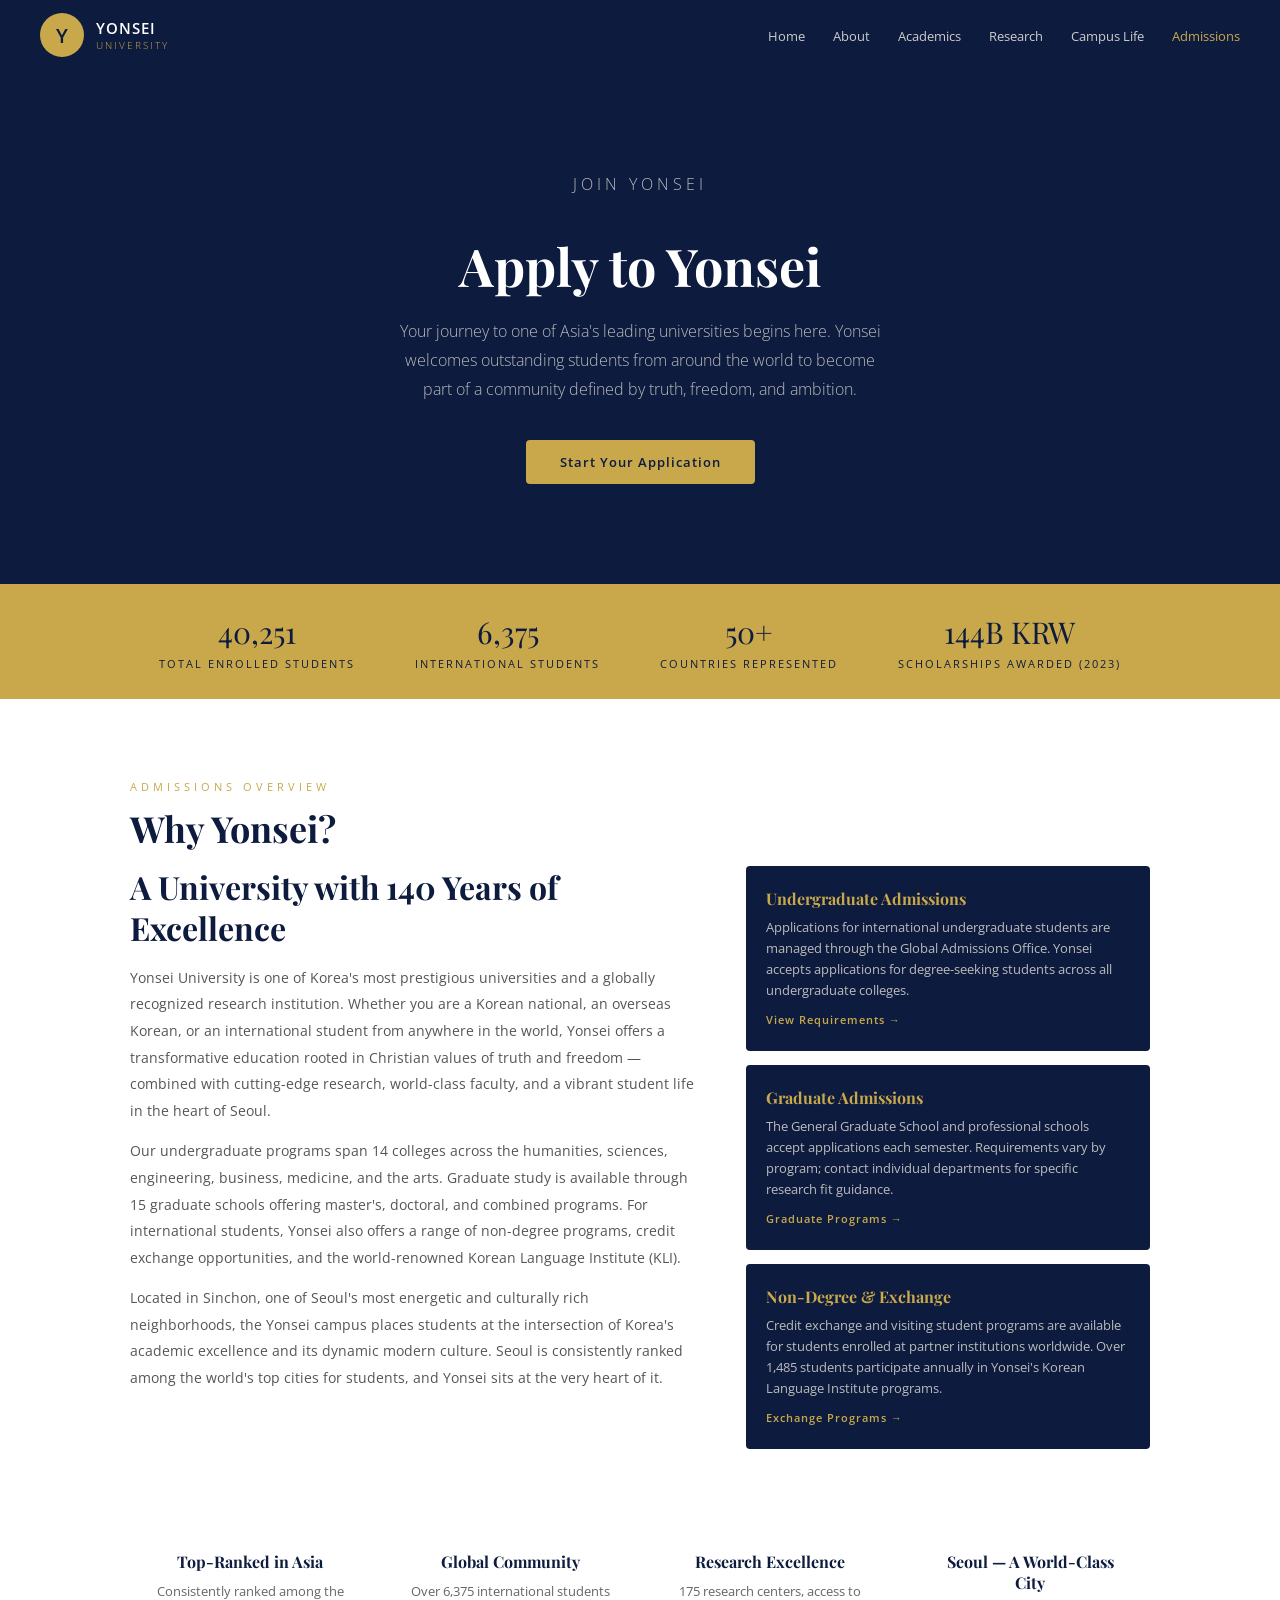
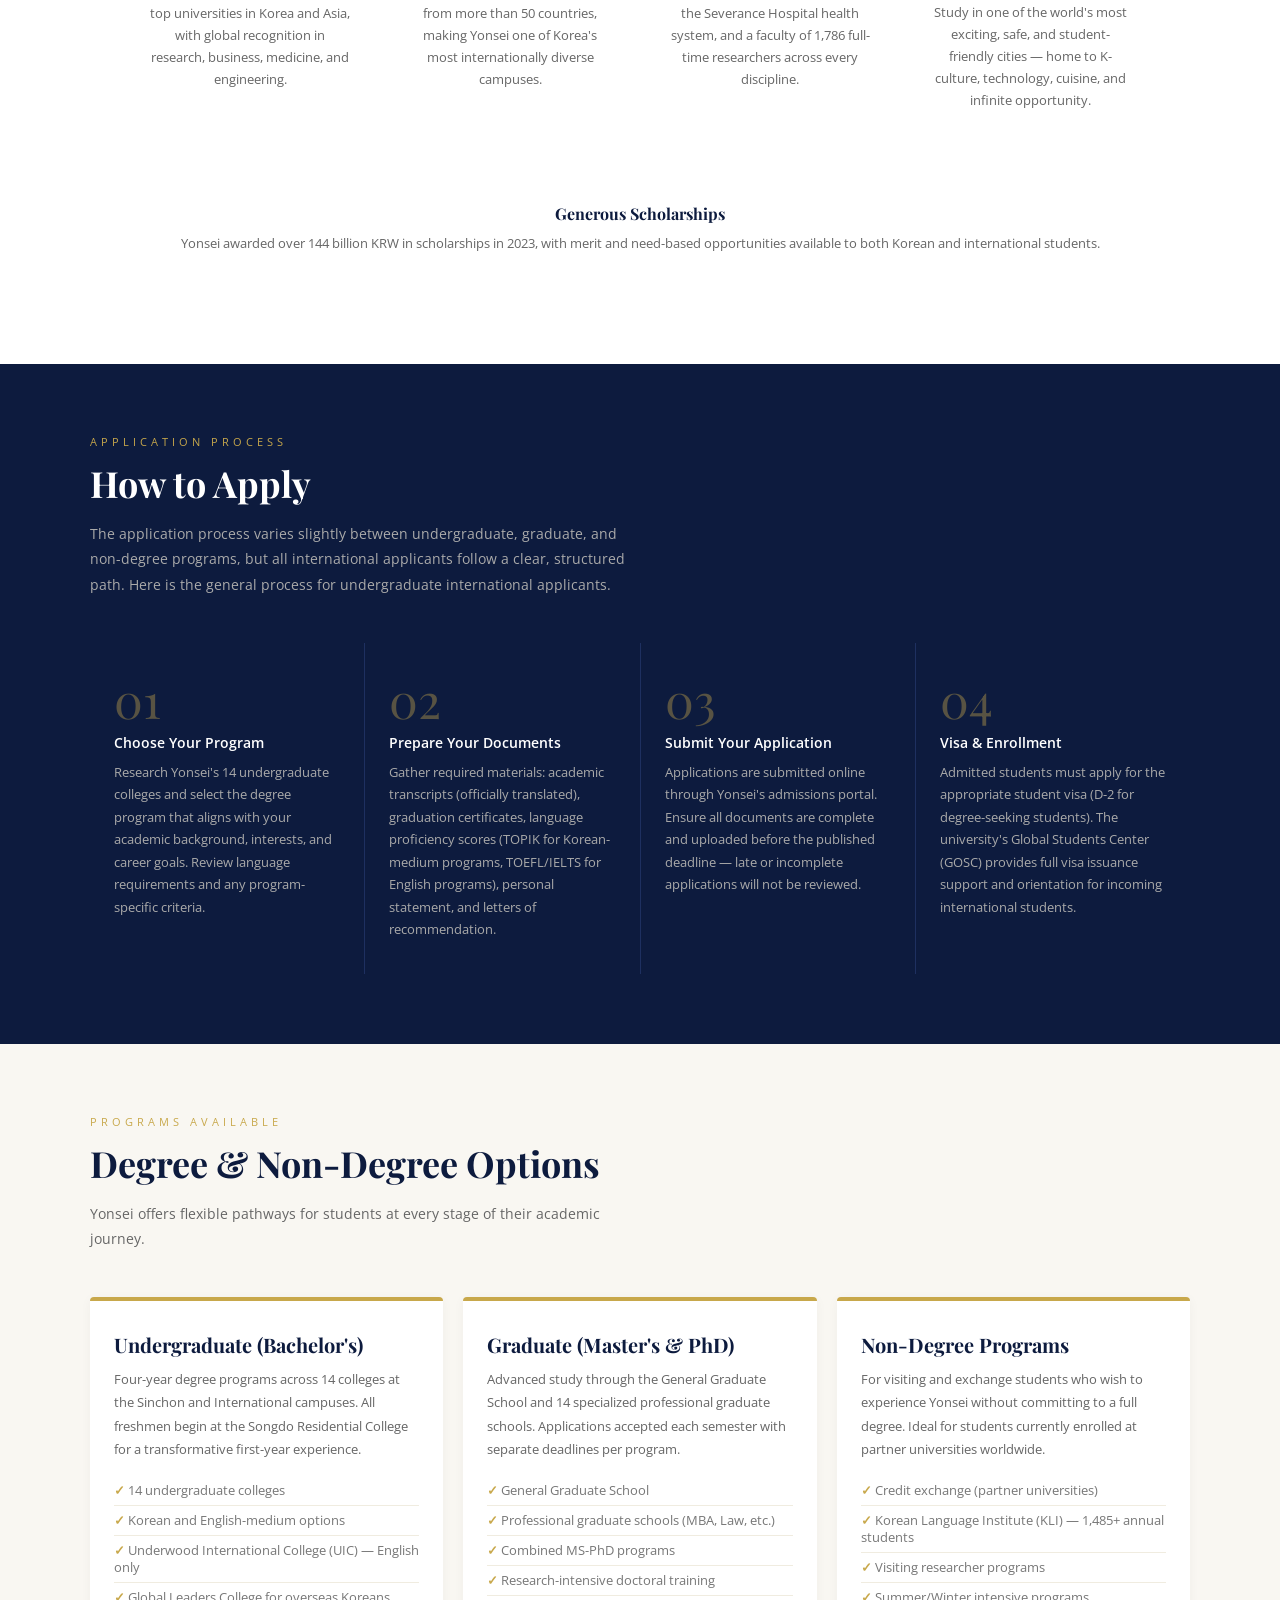
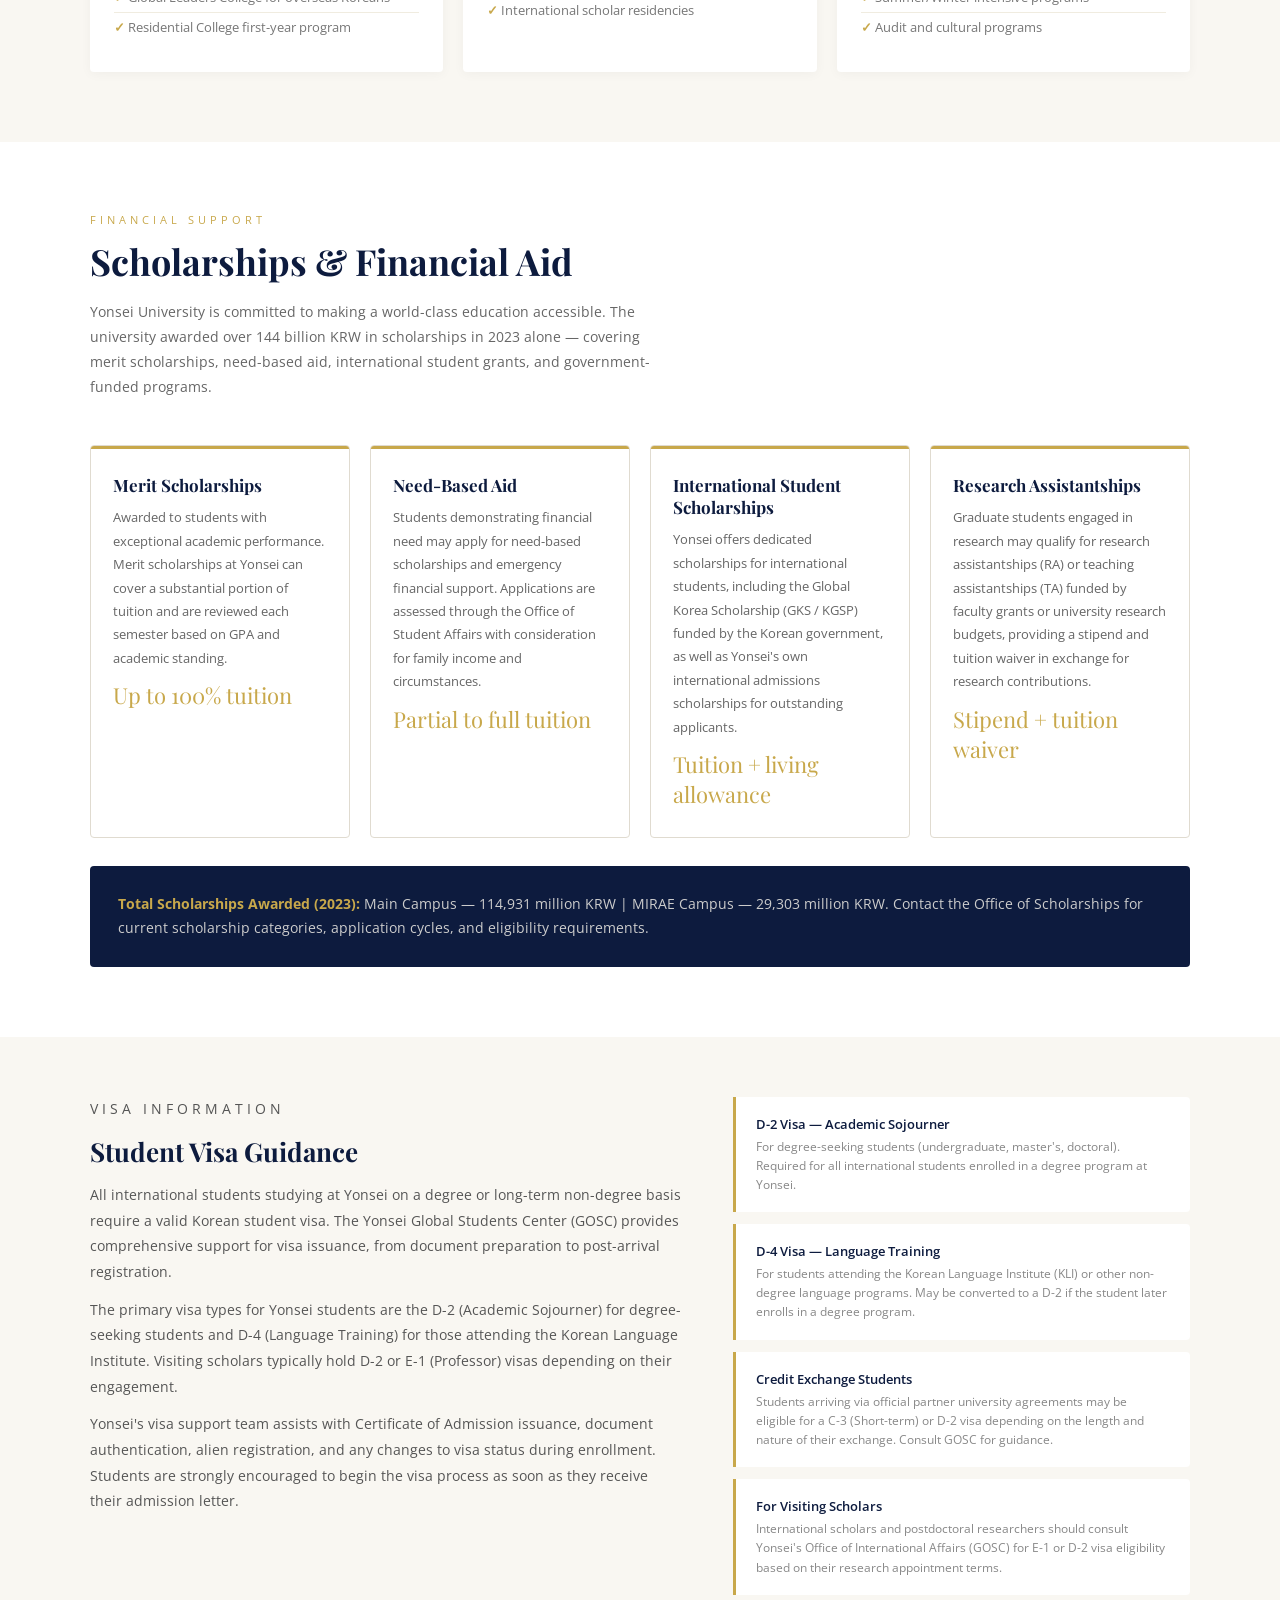
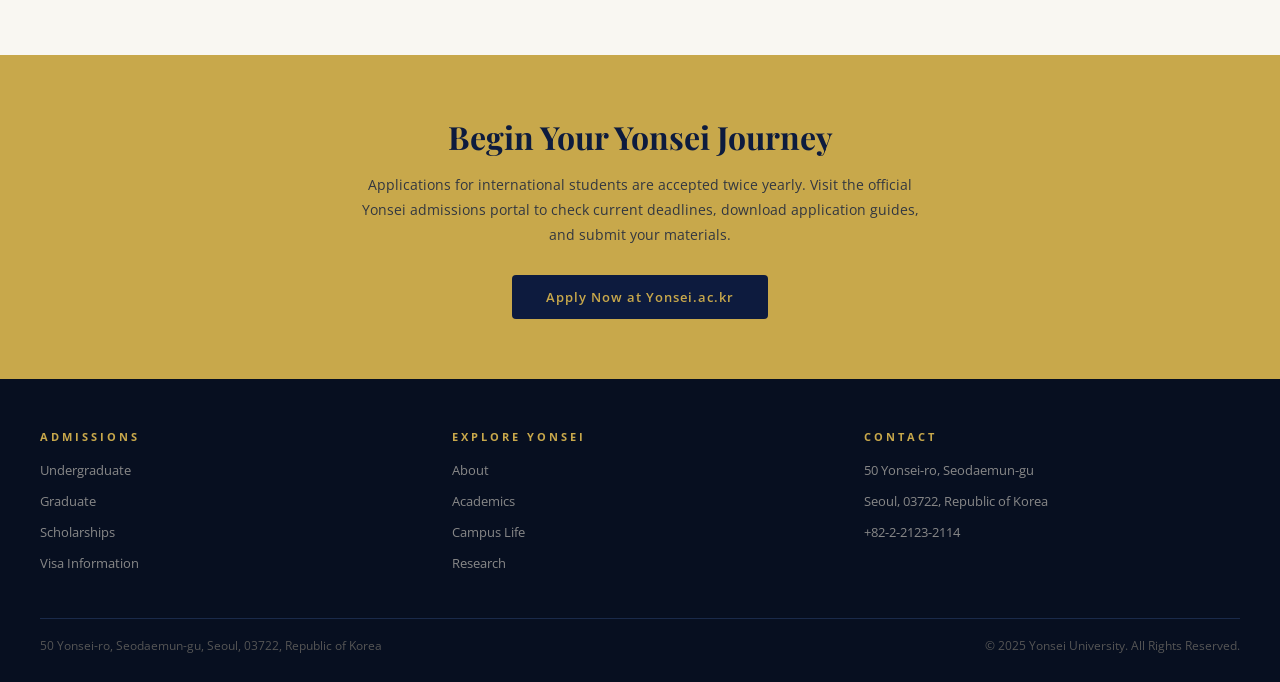
<file: admissions.html>
<!DOCTYPE html>
<html lang="en">
<head>
<meta charset="UTF-8">
<meta name="viewport" content="width=device-width, initial-scale=1.0">
<title>Admissions — Yonsei University</title>
<link href="https://fonts.googleapis.com/css2?family=Open+Sans:wght@300;400;600&family=Playfair+Display:wght@400;600;700i&display=swap" rel="stylesheet">
<link rel="stylesheet" href="style.css">
<style>
  .adm-intro { display:flex; gap:50px; align-items:flex-start; flex-wrap:wrap; margin-bottom:60px; }
  .adm-intro-text { flex:1.4; min-width:280px; }
  .adm-intro-text h2 { font-family:'Playfair Display',serif; font-size:32px; color:#0d1b3e; margin-bottom:16px; line-height:1.3; }
  .adm-intro-text p { font-size:14px; color:#555; line-height:1.9; margin-bottom:14px; }
  .adm-aside { flex:1; min-width:240px; display:flex; flex-direction:column; gap:14px; }
  .adm-aside-box { background:#0d1b3e; padding:22px 20px; border-radius:4px; }
  .adm-aside-box h4 { font-family:'Playfair Display',serif; font-size:16px; color:#c8a84b; margin-bottom:8px; }
  .adm-aside-box p { font-size:12.5px; color:#bbb; line-height:1.7; }
  .adm-aside-box a { display:inline-block; margin-top:10px; font-size:11px; color:#c8a84b; font-weight:600; letter-spacing:1px; }

  .steps-section { background:#0d1b3e; padding:70px 40px; }
  .steps-inner { max-width:1100px; margin:0 auto; }
  .steps-grid { display:flex; gap:0; flex-wrap:wrap; margin-top:30px; }
  .step-item { flex:1; min-width:200px; padding:32px 24px; border-right:1px solid #1e3060; position:relative; }
  .step-item:last-child { border-right:none; }
  .step-num { font-family:'Playfair Display',serif; font-size:48px; color:#c8a84b; opacity:.4; line-height:1; margin-bottom:10px; }
  .step-item h4 { font-size:14px; font-weight:600; color:#fff; margin-bottom:10px; }
  .step-item p { font-size:12.5px; color:#aaa; line-height:1.8; }

  .programs-section { background:#f9f7f2; padding:70px 40px; }
  .programs-inner { max-width:1100px; margin:0 auto; }
  .program-cards { display:flex; gap:20px; flex-wrap:wrap; margin-top:28px; }
  .program-card { flex:1; min-width:240px; background:#fff; border-radius:4px; border-top:4px solid #c8a84b; padding:30px 24px; box-shadow:0 2px 12px rgba(0,0,0,0.04); }
  .program-card h3 { font-family:'Playfair Display',serif; font-size:20px; color:#0d1b3e; margin-bottom:10px; }
  .program-card p { font-size:13px; color:#666; line-height:1.8; margin-bottom:14px; }
  .program-card ul { list-style:none; }
  .program-card ul li { font-size:12.5px; color:#777; padding:6px 0; border-bottom:1px solid #f0ece0; }
  .program-card ul li:last-child { border-bottom:none; }
  .program-card ul li::before { content:'✓  '; color:#c8a84b; font-weight:600; }

  .scholarship-section { padding:70px 40px; }
  .scholarship-inner { max-width:1100px; margin:0 auto; }
  .scholarship-grid { display:grid; grid-template-columns:repeat(auto-fit,minmax(240px,1fr)); gap:20px; margin-top:24px; }
  .scholarship-item { padding:28px 22px; border:1px solid #e0dbd0; border-radius:4px; position:relative; }
  .scholarship-item::before { content:''; position:absolute; top:0; left:0; right:0; height:3px; background:#c8a84b; border-radius:4px 4px 0 0; }
  .scholarship-item h4 { font-family:'Playfair Display',serif; font-size:17px; color:#0d1b3e; margin-bottom:10px; }
  .scholarship-item p { font-size:13px; color:#666; line-height:1.8; }
  .scholarship-amount { font-family:'Playfair Display',serif; font-size:22px; color:#c8a84b; margin-top:10px; }

  .visa-section { background:#f9f7f2; padding:60px 40px; }
  .visa-inner { max-width:1100px; margin:0 auto; display:flex; gap:50px; align-items:flex-start; flex-wrap:wrap; }
  .visa-text { flex:1.3; min-width:280px; }
  .visa-text h2 { font-family:'Playfair Display',serif; font-size:26px; color:#0d1b3e; margin-bottom:14px; }
  .visa-text p { font-size:13.5px; color:#555; line-height:1.9; margin-bottom:12px; }
  .visa-types { flex:1; min-width:220px; display:flex; flex-direction:column; gap:12px; }
  .visa-type { background:#fff; padding:18px 20px; border-left:3px solid #c8a84b; border-radius:0 4px 4px 0; }
  .visa-type h5 { font-size:13px; font-weight:600; color:#0d1b3e; margin-bottom:4px; }
  .visa-type p { font-size:12px; color:#888; line-height:1.6; }

  .why-grid { display:flex; gap:20px; flex-wrap:wrap; margin-top:20px; }
  .why-item { flex:1; min-width:200px; text-align:center; padding:30px 20px; }
  .why-icon { font-size:32px; margin-bottom:12px; }
  .why-item h4 { font-family:'Playfair Display',serif; font-size:16px; color:#0d1b3e; margin-bottom:8px; }
  .why-item p { font-size:13px; color:#666; line-height:1.7; }

  .cta-section { background:#c8a84b; padding:60px 40px; text-align:center; }
  .cta-section h2 { font-family:'Playfair Display',serif; font-size:32px; color:#0d1b3e; margin-bottom:14px; }
  .cta-section p { font-size:14px; color:#0d1b3e; opacity:.8; max-width:560px; margin:0 auto 28px; line-height:1.8; }
  .cta-section .btn { background:#0d1b3e; color:#c8a84b; }
  .cta-section .btn:hover { background:#132240; }
</style>
</head>
<body>

<nav>
  <a href="index.html" class="logo">
    <div class="lc">Y</div>
    <div class="lt">YONSEI <span>UNIVERSITY</span></div>
  </a>
  <ul>
    <li><a href="index.html">Home</a></li>
    <li><a href="about.html">About</a></li>
    <li><a href="academics.html">Academics</a></li>
    <li><a href="research.html">Research</a></li>
    <li><a href="campus.html">Campus Life</a></li>
    <li><a href="admissions.html" class="active">Admissions</a></li>
  </ul>
</nav>

<div class="hero">
  <p class="tag">Join Yonsei</p>
  <h1>Apply to Yonsei</h1>
  <p>Your journey to one of Asia's leading universities begins here. Yonsei welcomes outstanding students from around the world to become part of a community defined by truth, freedom, and ambition.</p>
  <a href="https://www.yonsei.ac.kr/en_sc/2252/subview.do" class="btn" target="_blank">Start Your Application</a>
</div>

<div class="stats">
  <div class="stat"><div class="stat-n">40,251</div><div class="stat-l">Total Enrolled Students</div></div>
  <div class="stat"><div class="stat-n">6,375</div><div class="stat-l">International Students</div></div>
  <div class="stat"><div class="stat-n">50+</div><div class="stat-l">Countries Represented</div></div>
  <div class="stat"><div class="stat-n">144B KRW</div><div class="stat-l">Scholarships Awarded (2023)</div></div>
</div>

<!-- Intro -->
<section>
  <p class="stag">Admissions Overview</p>
  <h2 class="stitle">Why Yonsei?</h2>

  <div class="adm-intro">
    <div class="adm-intro-text">
      <h2>A University with 140 Years of Excellence</h2>
      <p>Yonsei University is one of Korea's most prestigious universities and a globally recognized research institution. Whether you are a Korean national, an overseas Korean, or an international student from anywhere in the world, Yonsei offers a transformative education rooted in Christian values of truth and freedom — combined with cutting-edge research, world-class faculty, and a vibrant student life in the heart of Seoul.</p>
      <p>Our undergraduate programs span 14 colleges across the humanities, sciences, engineering, business, medicine, and the arts. Graduate study is available through 15 graduate schools offering master's, doctoral, and combined programs. For international students, Yonsei also offers a range of non-degree programs, credit exchange opportunities, and the world-renowned Korean Language Institute (KLI).</p>
      <p>Located in Sinchon, one of Seoul's most energetic and culturally rich neighborhoods, the Yonsei campus places students at the intersection of Korea's academic excellence and its dynamic modern culture. Seoul is consistently ranked among the world's top cities for students, and Yonsei sits at the very heart of it.</p>
    </div>
    <div class="adm-aside">
      <div class="adm-aside-box">
        <h4>Undergraduate Admissions</h4>
        <p>Applications for international undergraduate students are managed through the Global Admissions Office. Yonsei accepts applications for degree-seeking students across all undergraduate colleges.</p>
        <a href="#">View Requirements →</a>
      </div>
      <div class="adm-aside-box">
        <h4>Graduate Admissions</h4>
        <p>The General Graduate School and professional schools accept applications each semester. Requirements vary by program; contact individual departments for specific research fit guidance.</p>
        <a href="#">Graduate Programs →</a>
      </div>
      <div class="adm-aside-box">
        <h4>Non-Degree & Exchange</h4>
        <p>Credit exchange and visiting student programs are available for students enrolled at partner institutions worldwide. Over 1,485 students participate annually in Yonsei's Korean Language Institute programs.</p>
        <a href="#">Exchange Programs →</a>
      </div>
    </div>
  </div>

  <!-- Why Yonsei -->
  <div class="why-grid">
    <div class="why-item">
      <div class="why-icon"></div>
      <h4>Top-Ranked in Asia</h4>
      <p>Consistently ranked among the top universities in Korea and Asia, with global recognition in research, business, medicine, and engineering.</p>
    </div>
    <div class="why-item">
      <div class="why-icon"></div>
      <h4>Global Community</h4>
      <p>Over 6,375 international students from more than 50 countries, making Yonsei one of Korea's most internationally diverse campuses.</p>
    </div>
    <div class="why-item">
      <div class="why-icon"></div>
      <h4>Research Excellence</h4>
      <p>175 research centers, access to the Severance Hospital health system, and a faculty of 1,786 full-time researchers across every discipline.</p>
    </div>
    <div class="why-item">
      <div class="why-icon"></div>
      <h4>Seoul — A World-Class City</h4>
      <p>Study in one of the world's most exciting, safe, and student-friendly cities — home to K-culture, technology, cuisine, and infinite opportunity.</p>
    </div>
    <div class="why-item">
      <div class="why-icon"></div>
      <h4>Generous Scholarships</h4>
      <p>Yonsei awarded over 144 billion KRW in scholarships in 2023, with merit and need-based opportunities available to both Korean and international students.</p>
    </div>
  </div>
</section>

<!-- Application Steps -->
<div class="steps-section">
  <div class="steps-inner">
    <p class="stag" style="color:#c8a84b;">Application Process</p>
    <h2 class="stitle" style="color:#fff;">How to Apply</h2>
    <p class="ssub" style="color:#aaa;">The application process varies slightly between undergraduate, graduate, and non-degree programs, but all international applicants follow a clear, structured path. Here is the general process for undergraduate international applicants.</p>

    <div class="steps-grid">
      <div class="step-item">
        <div class="step-num">01</div>
        <h4>Choose Your Program</h4>
        <p>Research Yonsei's 14 undergraduate colleges and select the degree program that aligns with your academic background, interests, and career goals. Review language requirements and any program-specific criteria.</p>
      </div>
      <div class="step-item">
        <div class="step-num">02</div>
        <h4>Prepare Your Documents</h4>
        <p>Gather required materials: academic transcripts (officially translated), graduation certificates, language proficiency scores (TOPIK for Korean-medium programs, TOEFL/IELTS for English programs), personal statement, and letters of recommendation.</p>
      </div>
      <div class="step-item">
        <div class="step-num">03</div>
        <h4>Submit Your Application</h4>
        <p>Applications are submitted online through Yonsei's admissions portal. Ensure all documents are complete and uploaded before the published deadline — late or incomplete applications will not be reviewed.</p>
      </div>
      <div class="step-item">
        <div class="step-num">04</div>
        <h4>Visa & Enrollment</h4>
        <p>Admitted students must apply for the appropriate student visa (D-2 for degree-seeking students). The university's Global Students Center (GOSC) provides full visa issuance support and orientation for incoming international students.</p>
      </div>
    </div>
  </div>
</div>

<!-- Programs -->
<div class="programs-section">
  <div class="programs-inner">
    <p class="stag">Programs Available</p>
    <h2 class="stitle">Degree & Non-Degree Options</h2>
    <p class="ssub">Yonsei offers flexible pathways for students at every stage of their academic journey.</p>
    <div class="program-cards">
      <div class="program-card">
        <h3>Undergraduate (Bachelor's)</h3>
        <p>Four-year degree programs across 14 colleges at the Sinchon and International campuses. All freshmen begin at the Songdo Residential College for a transformative first-year experience.</p>
        <ul>
          <li>14 undergraduate colleges</li>
          <li>Korean and English-medium options</li>
          <li>Underwood International College (UIC) — English only</li>
          <li>Global Leaders College for overseas Koreans</li>
          <li>Residential College first-year program</li>
        </ul>
      </div>
      <div class="program-card">
        <h3>Graduate (Master's & PhD)</h3>
        <p>Advanced study through the General Graduate School and 14 specialized professional graduate schools. Applications accepted each semester with separate deadlines per program.</p>
        <ul>
          <li>General Graduate School</li>
          <li>Professional graduate schools (MBA, Law, etc.)</li>
          <li>Combined MS-PhD programs</li>
          <li>Research-intensive doctoral training</li>
          <li>International scholar residencies</li>
        </ul>
      </div>
      <div class="program-card">
        <h3>Non-Degree Programs</h3>
        <p>For visiting and exchange students who wish to experience Yonsei without committing to a full degree. Ideal for students currently enrolled at partner universities worldwide.</p>
        <ul>
          <li>Credit exchange (partner universities)</li>
          <li>Korean Language Institute (KLI) — 1,485+ annual students</li>
          <li>Visiting researcher programs</li>
          <li>Summer/Winter intensive programs</li>
          <li>Audit and cultural programs</li>
        </ul>
      </div>
    </div>
  </div>
</div>

<!-- Scholarships -->
<div class="scholarship-section">
  <div class="scholarship-inner">
    <p class="stag">Financial Support</p>
    <h2 class="stitle">Scholarships & Financial Aid</h2>
    <p class="ssub">Yonsei University is committed to making a world-class education accessible. The university awarded over 144 billion KRW in scholarships in 2023 alone — covering merit scholarships, need-based aid, international student grants, and government-funded programs.</p>

    <div class="scholarship-grid">
      <div class="scholarship-item">
        <h4>Merit Scholarships</h4>
        <p>Awarded to students with exceptional academic performance. Merit scholarships at Yonsei can cover a substantial portion of tuition and are reviewed each semester based on GPA and academic standing.</p>
        <div class="scholarship-amount">Up to 100% tuition</div>
      </div>
      <div class="scholarship-item">
        <h4>Need-Based Aid</h4>
        <p>Students demonstrating financial need may apply for need-based scholarships and emergency financial support. Applications are assessed through the Office of Student Affairs with consideration for family income and circumstances.</p>
        <div class="scholarship-amount">Partial to full tuition</div>
      </div>
      <div class="scholarship-item">
        <h4>International Student Scholarships</h4>
        <p>Yonsei offers dedicated scholarships for international students, including the Global Korea Scholarship (GKS / KGSP) funded by the Korean government, as well as Yonsei's own international admissions scholarships for outstanding applicants.</p>
        <div class="scholarship-amount">Tuition + living allowance</div>
      </div>
      <div class="scholarship-item">
        <h4>Research Assistantships</h4>
        <p>Graduate students engaged in research may qualify for research assistantships (RA) or teaching assistantships (TA) funded by faculty grants or university research budgets, providing a stipend and tuition waiver in exchange for research contributions.</p>
        <div class="scholarship-amount">Stipend + tuition waiver</div>
      </div>
    </div>

    <div style="margin-top:28px; background:#0d1b3e; padding:26px 28px; border-radius:4px;">
      <p style="font-size:13.5px; color:#ccc; line-height:1.8;"><strong style="color:#c8a84b;">Total Scholarships Awarded (2023):</strong> Main Campus — 114,931 million KRW | MIRAE Campus — 29,303 million KRW. Contact the Office of Scholarships for current scholarship categories, application cycles, and eligibility requirements.</p>
    </div>
  </div>
</div>

<!-- Visa -->
<div class="visa-section">
  <div class="visa-inner">
    <div class="visa-text">
      <p class="stag">Visa Information</p>
      <h2>Student Visa Guidance</h2>
      <p>All international students studying at Yonsei on a degree or long-term non-degree basis require a valid Korean student visa. The Yonsei Global Students Center (GOSC) provides comprehensive support for visa issuance, from document preparation to post-arrival registration.</p>
      <p>The primary visa types for Yonsei students are the D-2 (Academic Sojourner) for degree-seeking students and D-4 (Language Training) for those attending the Korean Language Institute. Visiting scholars typically hold D-2 or E-1 (Professor) visas depending on their engagement.</p>
      <p>Yonsei's visa support team assists with Certificate of Admission issuance, document authentication, alien registration, and any changes to visa status during enrollment. Students are strongly encouraged to begin the visa process as soon as they receive their admission letter.</p>
    </div>
    <div class="visa-types">
      <div class="visa-type">
        <h5>D-2 Visa — Academic Sojourner</h5>
        <p>For degree-seeking students (undergraduate, master's, doctoral). Required for all international students enrolled in a degree program at Yonsei.</p>
      </div>
      <div class="visa-type">
        <h5>D-4 Visa — Language Training</h5>
        <p>For students attending the Korean Language Institute (KLI) or other non-degree language programs. May be converted to a D-2 if the student later enrolls in a degree program.</p>
      </div>
      <div class="visa-type">
        <h5>Credit Exchange Students</h5>
        <p>Students arriving via official partner university agreements may be eligible for a C-3 (Short-term) or D-2 visa depending on the length and nature of their exchange. Consult GOSC for guidance.</p>
      </div>
      <div class="visa-type">
        <h5>For Visiting Scholars</h5>
        <p>International scholars and postdoctoral researchers should consult Yonsei's Office of International Affairs (GOSC) for E-1 or D-2 visa eligibility based on their research appointment terms.</p>
      </div>
    </div>
  </div>
</div>

<!-- CTA -->
<div class="cta-section">
  <h2>Begin Your Yonsei Journey</h2>
  <p>Applications for international students are accepted twice yearly. Visit the official Yonsei admissions portal to check current deadlines, download application guides, and submit your materials.</p>
  <a href="https://www.yonsei.ac.kr/en_sc/2252/subview.do" class="btn" target="_blank">Apply Now at Yonsei.ac.kr</a>
</div>

<footer>
  <div class="fg">
    <div class="fc">
      <h4>Admissions</h4>
      <ul>
        <li><a href="admissions.html">Undergraduate</a></li>
        <li><a href="admissions.html">Graduate</a></li>
        <li><a href="admissions.html">Scholarships</a></li>
        <li><a href="admissions.html">Visa Information</a></li>
      </ul>
    </div>
    <div class="fc">
      <h4>Explore Yonsei</h4>
      <ul>
        <li><a href="about.html">About</a></li>
        <li><a href="academics.html">Academics</a></li>
        <li><a href="campus.html">Campus Life</a></li>
        <li><a href="research.html">Research</a></li>
      </ul>
    </div>
    <div class="fc">
      <h4>Contact</h4>
      <ul>
        <li><a href="#">50 Yonsei-ro, Seodaemun-gu</a></li>
        <li><a href="#">Seoul, 03722, Republic of Korea</a></li>
        <li><a href="#">+82-2-2123-2114</a></li>
      </ul>
    </div>
  </div>
  <div class="fb">
    <p>50 Yonsei-ro, Seodaemun-gu, Seoul, 03722, Republic of Korea</p>
    <p>© 2025 Yonsei University. All Rights Reserved.</p>
  </div>
</footer>

</body>
</html>
</file>
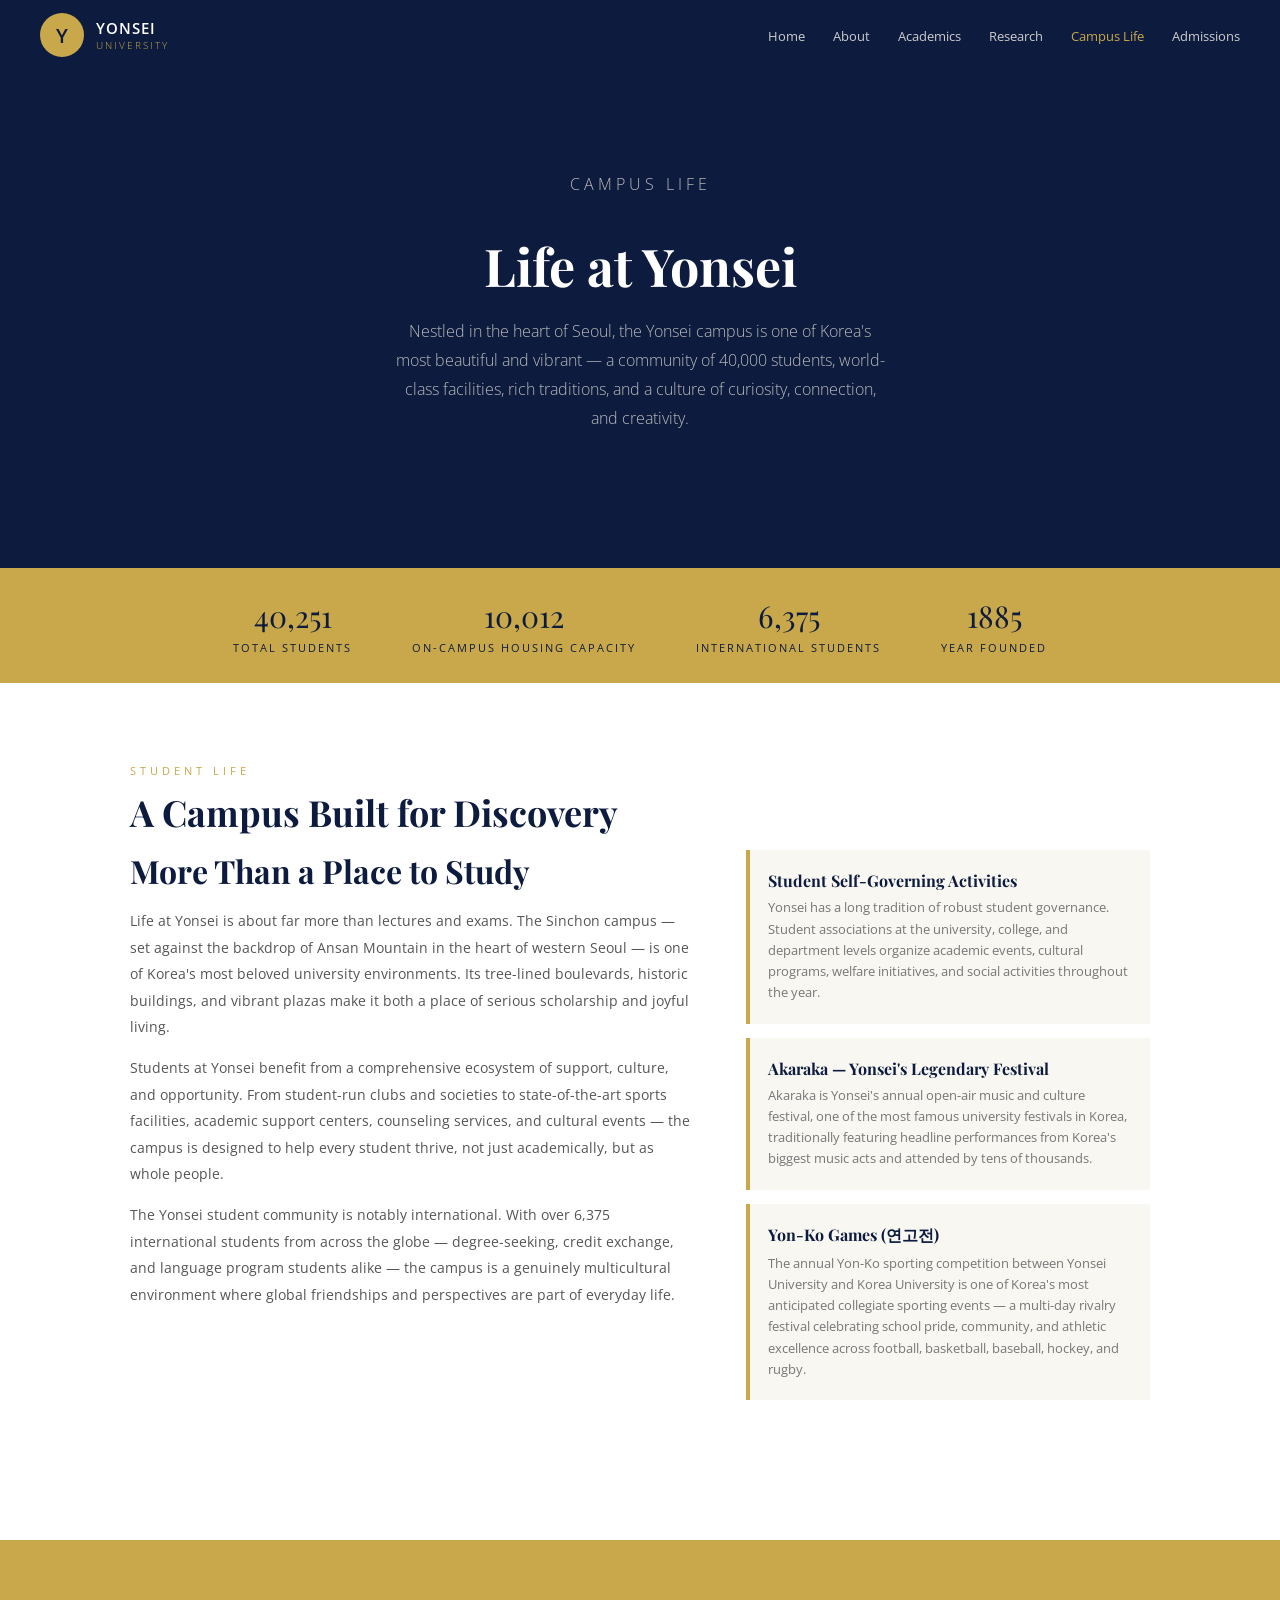
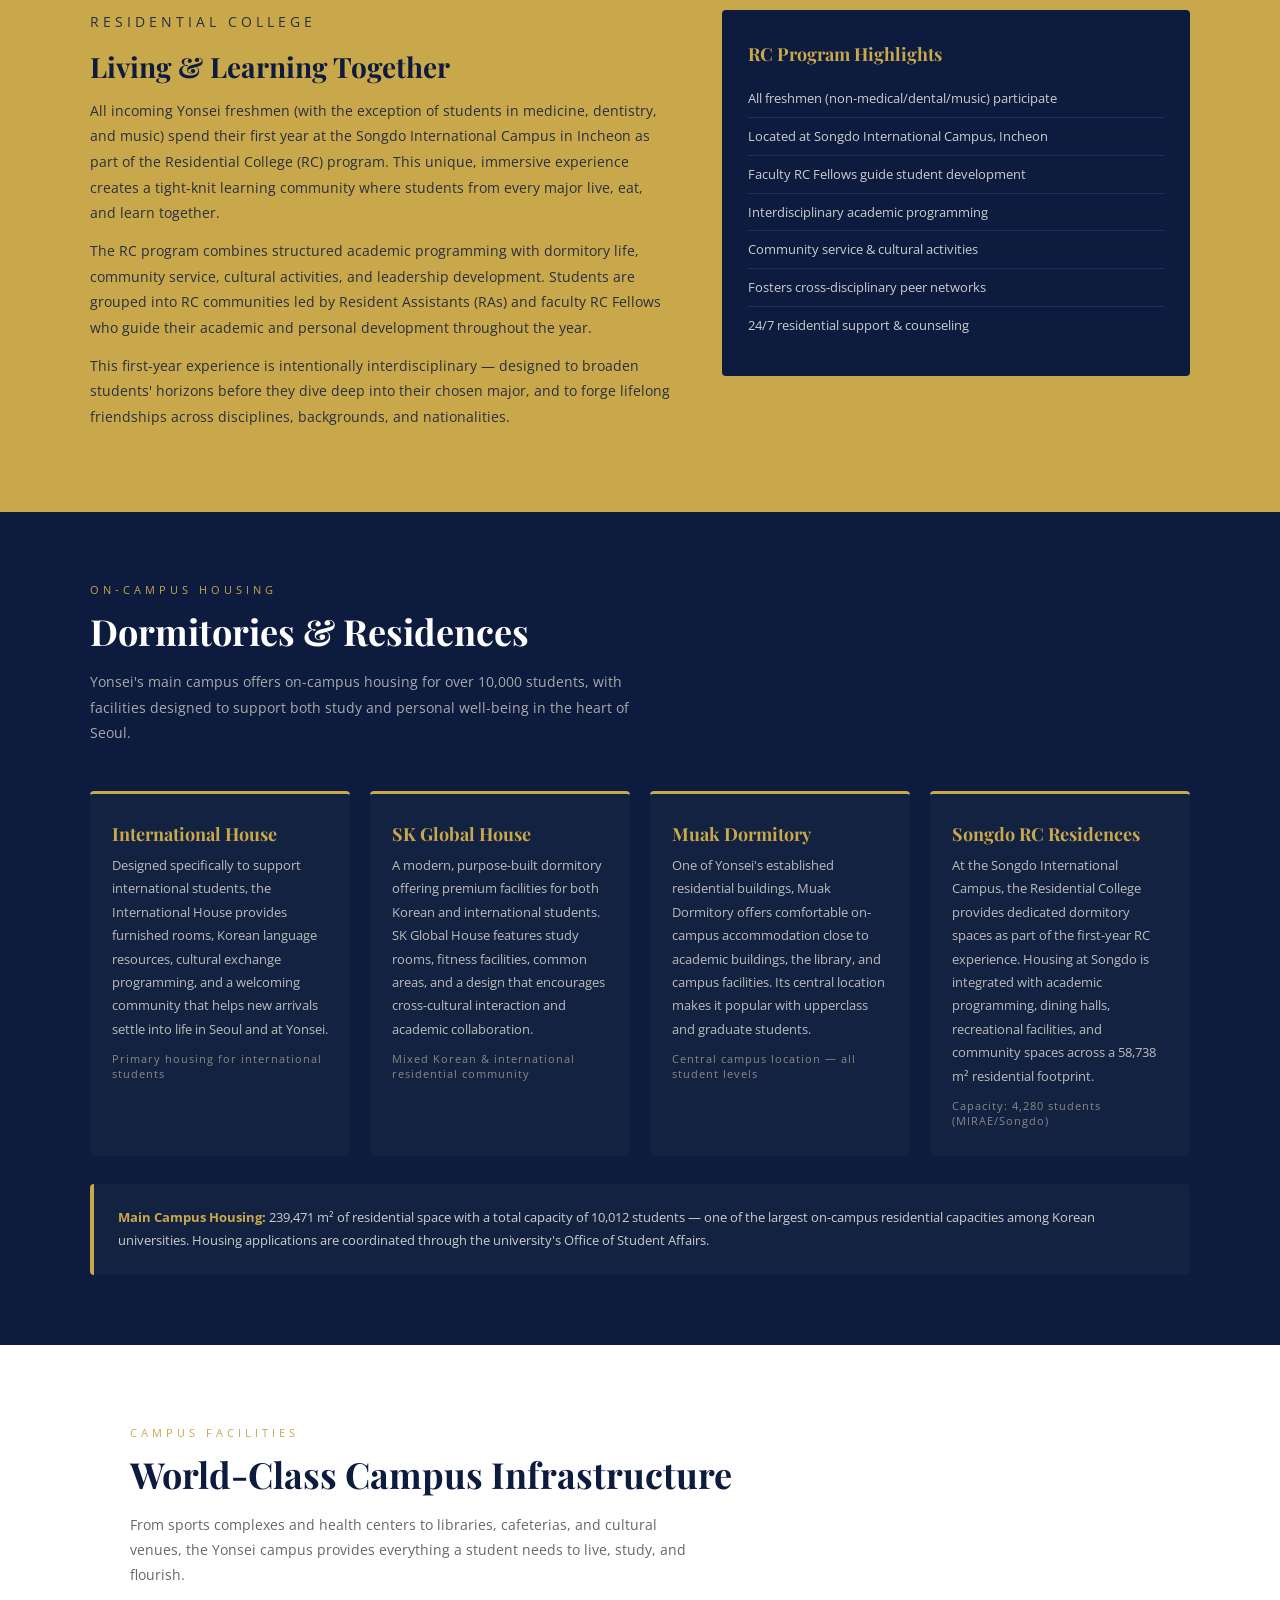
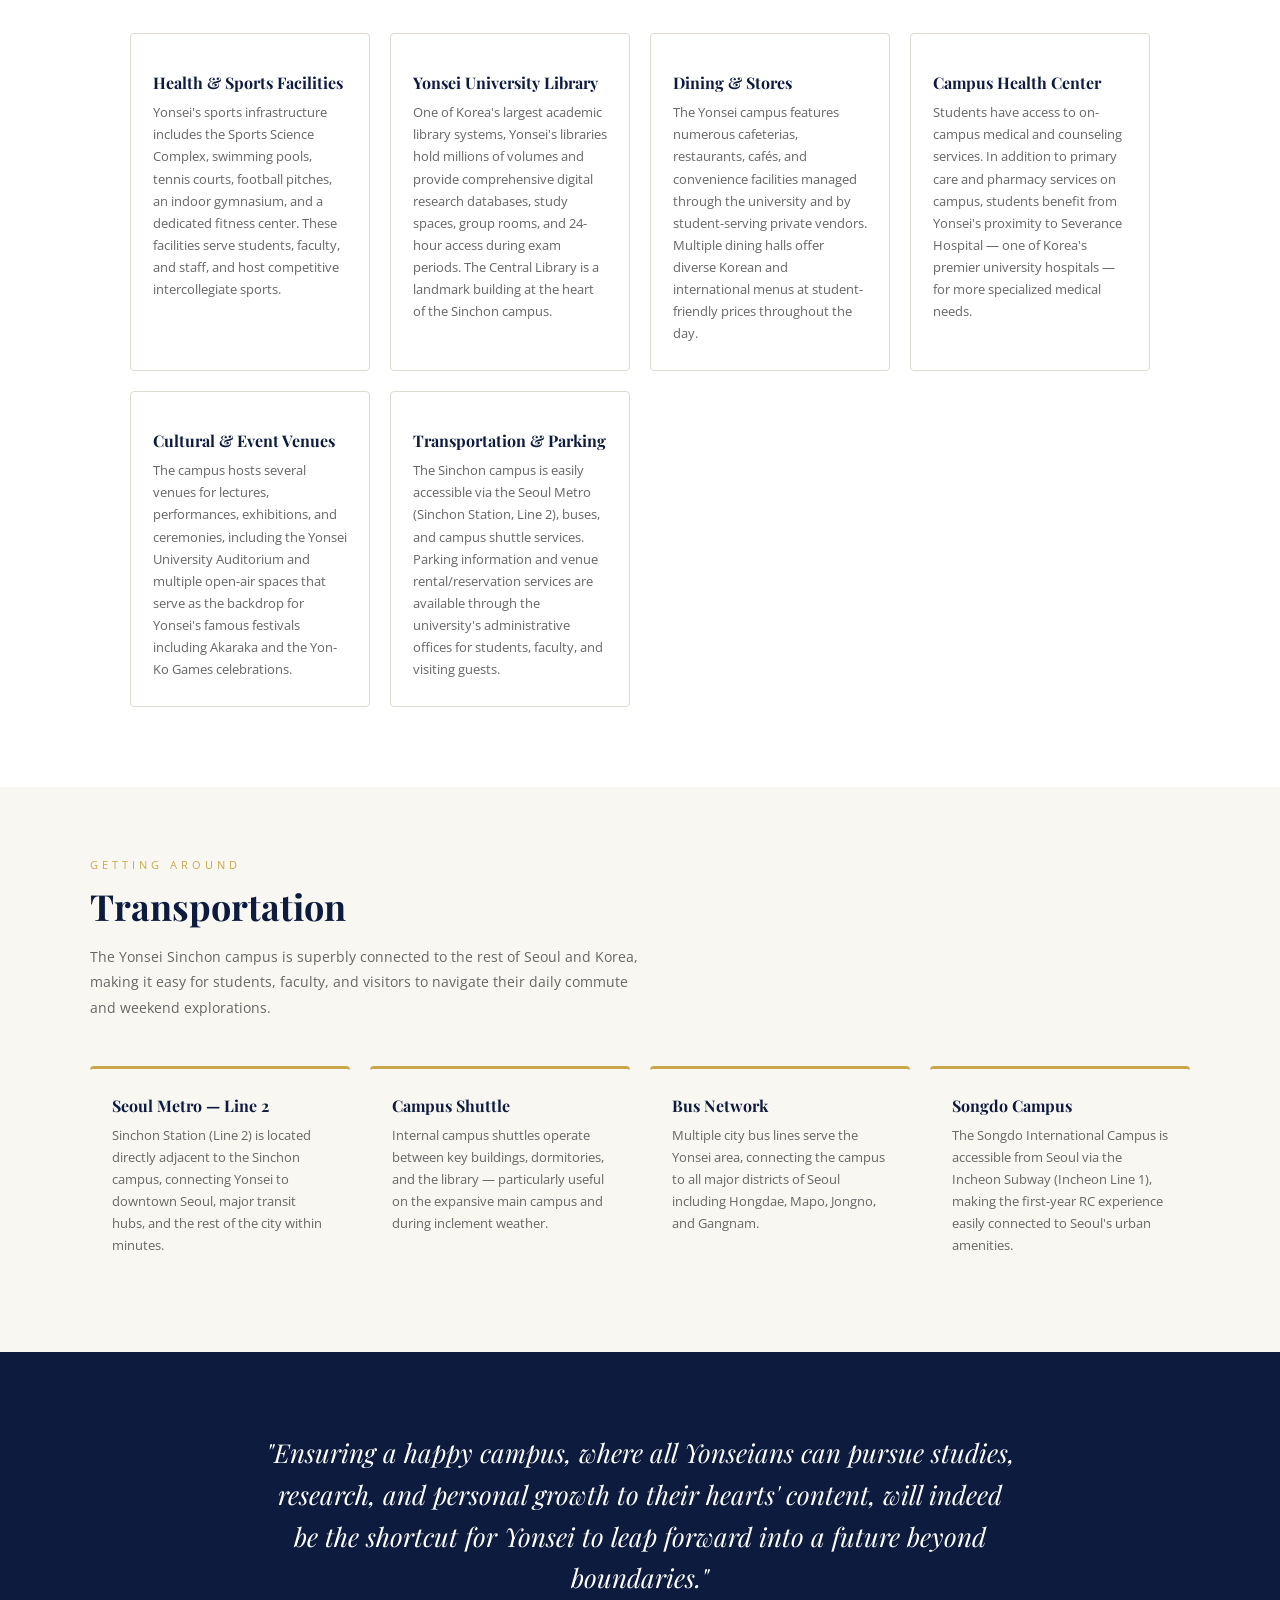
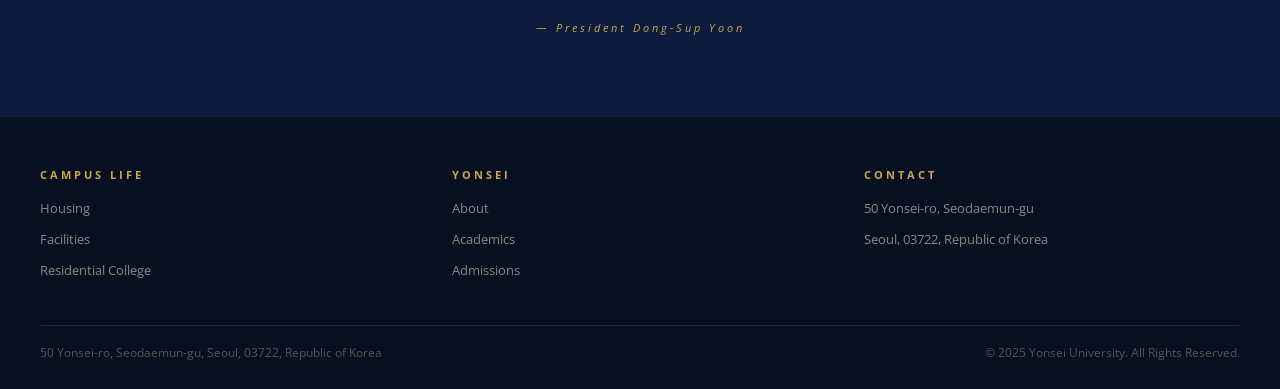
<file: campus.html>
<!DOCTYPE html>
<html lang="en">
<head>
<meta charset="UTF-8">
<meta name="viewport" content="width=device-width, initial-scale=1.0">
<title>Campus Life — Yonsei University</title>
<link href="https://fonts.googleapis.com/css2?family=Open+Sans:wght@300;400;600&family=Playfair+Display:wght@400;600;700i&display=swap" rel="stylesheet">
<link rel="stylesheet" href="style.css">
<style>
  .life-intro { display:flex; gap:50px; align-items:flex-start; flex-wrap:wrap; margin-bottom:60px; }
  .life-intro-text { flex:1.4; min-width:280px; }
  .life-intro-text h2 { font-family:'Playfair Display',serif; font-size:32px; color:#0d1b3e; margin-bottom:16px; line-height:1.3; }
  .life-intro-text p { font-size:14px; color:#555; line-height:1.9; margin-bottom:14px; }
  .life-intro-boxes { flex:1; min-width:240px; display:flex; flex-direction:column; gap:14px; }
  .life-box { background:#f9f7f2; border-left:4px solid #c8a84b; padding:20px 18px; }
  .life-box h4 { font-family:'Playfair Display',serif; font-size:16px; color:#0d1b3e; margin-bottom:6px; }
  .life-box p { font-size:12.5px; color:#777; line-height:1.7; }

  .housing-section { background:#0d1b3e; padding:70px 40px; color:#fff; }
  .housing-inner { max-width:1100px; margin:0 auto; }
  .housing-grid { display:flex; gap:20px; flex-wrap:wrap; margin-top:28px; }
  .housing-card { flex:1; min-width:220px; background:#132240; border-top:3px solid #c8a84b; padding:28px 22px; border-radius:4px; }
  .housing-card h4 { font-family:'Playfair Display',serif; font-size:18px; color:#c8a84b; margin-bottom:8px; }
  .housing-card p { font-size:13px; color:#bbb; line-height:1.8; margin-bottom:10px; }
  .housing-card .hc-detail { font-size:11px; color:#888; letter-spacing:1px; }

  .facilities-grid { display:grid; grid-template-columns:repeat(auto-fit,minmax(240px,1fr)); gap:20px; margin-top:28px; }
  .facility-item { padding:26px 22px; border:1px solid #e0dbd0; border-radius:4px; }
  .facility-item .fi-icon { font-size:24px; margin-bottom:12px; }
  .facility-item h4 { font-family:'Playfair Display',serif; font-size:16px; color:#0d1b3e; margin-bottom:8px; }
  .facility-item p { font-size:13px; color:#666; line-height:1.7; }

  .rc-section { background:#c8a84b; padding:70px 40px; }
  .rc-inner { max-width:1100px; margin:0 auto; display:flex; gap:50px; align-items:flex-start; flex-wrap:wrap; }
  .rc-text { flex:1.4; min-width:280px; }
  .rc-text h2 { font-family:'Playfair Display',serif; font-size:28px; color:#0d1b3e; margin-bottom:14px; }
  .rc-text p { font-size:13.5px; color:#0d1b3e; line-height:1.9; margin-bottom:12px; opacity:.85; }
  .rc-aside { flex:1; min-width:220px; background:#0d1b3e; color:#fff; padding:32px 26px; border-radius:4px; }
  .rc-aside h4 { font-family:'Playfair Display',serif; font-size:18px; color:#c8a84b; margin-bottom:14px; }
  .rc-aside ul { list-style:none; }
  .rc-aside ul li { font-size:13px; color:#ccc; padding:8px 0; border-bottom:1px solid #1e3060; line-height:1.6; }
  .rc-aside ul li:last-child { border-bottom:none; }

  .transport-grid { display:flex; gap:20px; flex-wrap:wrap; margin-top:20px; }
  .transport-card { flex:1; min-width:200px; padding:26px 22px; border-radius:4px; border-top:3px solid #c8a84b; background:#f9f7f2; }
  .transport-card h4 { font-family:'Playfair Display',serif; font-size:16px; color:#0d1b3e; margin-bottom:8px; }
  .transport-card p { font-size:13px; color:#666; line-height:1.7; }
</style>
</head>
<body>

<nav>
  <a href="index.html" class="logo">
    <div class="lc">Y</div>
    <div class="lt">YONSEI <span>UNIVERSITY</span></div>
  </a>
  <ul>
    <li><a href="index.html">Home</a></li>
    <li><a href="about.html">About</a></li>
    <li><a href="academics.html">Academics</a></li>
    <li><a href="research.html">Research</a></li>
    <li><a href="campus.html" class="active">Campus Life</a></li>
    <li><a href="admissions.html">Admissions</a></li>
  </ul>
</nav>

<div class="hero">
  <p class="tag">Campus Life</p>
  <h1>Life at Yonsei</h1>
  <p>Nestled in the heart of Seoul, the Yonsei campus is one of Korea's most beautiful and vibrant — a community of 40,000 students, world-class facilities, rich traditions, and a culture of curiosity, connection, and creativity.</p>
</div>

<div class="stats">
  <div class="stat"><div class="stat-n">40,251</div><div class="stat-l">Total Students</div></div>
  <div class="stat"><div class="stat-n">10,012</div><div class="stat-l">On-Campus Housing Capacity</div></div>
  <div class="stat"><div class="stat-n">6,375</div><div class="stat-l">International Students</div></div>
  <div class="stat"><div class="stat-n">1885</div><div class="stat-l">Year Founded</div></div>
</div>

<!-- Intro -->
<section>
  <p class="stag">Student Life</p>
  <h2 class="stitle">A Campus Built for Discovery</h2>
  <div class="life-intro">
    <div class="life-intro-text">
      <h2>More Than a Place to Study</h2>
      <p>Life at Yonsei is about far more than lectures and exams. The Sinchon campus — set against the backdrop of Ansan Mountain in the heart of western Seoul — is one of Korea's most beloved university environments. Its tree-lined boulevards, historic buildings, and vibrant plazas make it both a place of serious scholarship and joyful living.</p>
      <p>Students at Yonsei benefit from a comprehensive ecosystem of support, culture, and opportunity. From student-run clubs and societies to state-of-the-art sports facilities, academic support centers, counseling services, and cultural events — the campus is designed to help every student thrive, not just academically, but as whole people.</p>
      <p>The Yonsei student community is notably international. With over 6,375 international students from across the globe — degree-seeking, credit exchange, and language program students alike — the campus is a genuinely multicultural environment where global friendships and perspectives are part of everyday life.</p>
    </div>
    <div class="life-intro-boxes">
      <div class="life-box">
        <h4>Student Self-Governing Activities</h4>
        <p>Yonsei has a long tradition of robust student governance. Student associations at the university, college, and department levels organize academic events, cultural programs, welfare initiatives, and social activities throughout the year.</p>
      </div>
      <div class="life-box">
        <h4>Akaraka — Yonsei's Legendary Festival</h4>
        <p>Akaraka is Yonsei's annual open-air music and culture festival, one of the most famous university festivals in Korea, traditionally featuring headline performances from Korea's biggest music acts and attended by tens of thousands.</p>
      </div>
      <div class="life-box">
        <h4>Yon-Ko Games (연고전)</h4>
        <p>The annual Yon-Ko sporting competition between Yonsei University and Korea University is one of Korea's most anticipated collegiate sporting events — a multi-day rivalry festival celebrating school pride, community, and athletic excellence across football, basketball, baseball, hockey, and rugby.</p>
      </div>
    </div>
  </div>
</section>

<!-- Residential College -->
<div class="rc-section">
  <div class="rc-inner">
    <div class="rc-text">
      <p class="stag">Residential College</p>
      <h2>Living & Learning Together</h2>
      <p>All incoming Yonsei freshmen (with the exception of students in medicine, dentistry, and music) spend their first year at the Songdo International Campus in Incheon as part of the Residential College (RC) program. This unique, immersive experience creates a tight-knit learning community where students from every major live, eat, and learn together.</p>
      <p>The RC program combines structured academic programming with dormitory life, community service, cultural activities, and leadership development. Students are grouped into RC communities led by Resident Assistants (RAs) and faculty RC Fellows who guide their academic and personal development throughout the year.</p>
      <p>This first-year experience is intentionally interdisciplinary — designed to broaden students' horizons before they dive deep into their chosen major, and to forge lifelong friendships across disciplines, backgrounds, and nationalities.</p>
    </div>
    <div class="rc-aside">
      <h4>RC Program Highlights</h4>
      <ul>
        <li>All freshmen (non-medical/dental/music) participate</li>
        <li>Located at Songdo International Campus, Incheon</li>
        <li>Faculty RC Fellows guide student development</li>
        <li>Interdisciplinary academic programming</li>
        <li>Community service & cultural activities</li>
        <li>Fosters cross-disciplinary peer networks</li>
        <li>24/7 residential support & counseling</li>
      </ul>
    </div>
  </div>
</div>

<!-- Housing -->
<div class="housing-section">
  <div class="housing-inner">
    <p class="stag" style="color:#c8a84b;">On-Campus Housing</p>
    <h2 class="stitle" style="color:#fff;">Dormitories & Residences</h2>
    <p class="ssub" style="color:#aaa;">Yonsei's main campus offers on-campus housing for over 10,000 students, with facilities designed to support both study and personal well-being in the heart of Seoul.</p>

    <div class="housing-grid">
      <div class="housing-card">
        <h4>International House</h4>
        <p>Designed specifically to support international students, the International House provides furnished rooms, Korean language resources, cultural exchange programming, and a welcoming community that helps new arrivals settle into life in Seoul and at Yonsei.</p>
        <div class="hc-detail">Primary housing for international students</div>
      </div>
      <div class="housing-card">
        <h4>SK Global House</h4>
        <p>A modern, purpose-built dormitory offering premium facilities for both Korean and international students. SK Global House features study rooms, fitness facilities, common areas, and a design that encourages cross-cultural interaction and academic collaboration.</p>
        <div class="hc-detail">Mixed Korean & international residential community</div>
      </div>
      <div class="housing-card">
        <h4>Muak Dormitory</h4>
        <p>One of Yonsei's established residential buildings, Muak Dormitory offers comfortable on-campus accommodation close to academic buildings, the library, and campus facilities. Its central location makes it popular with upperclass and graduate students.</p>
        <div class="hc-detail">Central campus location — all student levels</div>
      </div>
      <div class="housing-card">
        <h4>Songdo RC Residences</h4>
        <p>At the Songdo International Campus, the Residential College provides dedicated dormitory spaces as part of the first-year RC experience. Housing at Songdo is integrated with academic programming, dining halls, recreational facilities, and community spaces across a 58,738 m² residential footprint.</p>
        <div class="hc-detail">Capacity: 4,280 students (MIRAE/Songdo)</div>
      </div>
    </div>

    <div style="margin-top:28px; background:#132240; padding:22px 24px; border-radius:4px; border-left:4px solid #c8a84b;">
      <p style="font-size:13px; color:#ccc; line-height:1.8;"><strong style="color:#c8a84b;">Main Campus Housing:</strong> 239,471 m² of residential space with a total capacity of 10,012 students — one of the largest on-campus residential capacities among Korean universities. Housing applications are coordinated through the university's Office of Student Affairs.</p>
    </div>
  </div>
</div>

<!-- Facilities -->
<section>
  <p class="stag">Campus Facilities</p>
  <h2 class="stitle">World-Class Campus Infrastructure</h2>
  <p class="ssub">From sports complexes and health centers to libraries, cafeterias, and cultural venues, the Yonsei campus provides everything a student needs to live, study, and flourish.</p>

  <div class="facilities-grid">
    <div class="facility-item">
      <div class="fi-icon"></div>
      <h4>Health & Sports Facilities</h4>
      <p>Yonsei's sports infrastructure includes the Sports Science Complex, swimming pools, tennis courts, football pitches, an indoor gymnasium, and a dedicated fitness center. These facilities serve students, faculty, and staff, and host competitive intercollegiate sports.</p>
    </div>
    <div class="facility-item">
      <div class="fi-icon"></div>
      <h4>Yonsei University Library</h4>
      <p>One of Korea's largest academic library systems, Yonsei's libraries hold millions of volumes and provide comprehensive digital research databases, study spaces, group rooms, and 24-hour access during exam periods. The Central Library is a landmark building at the heart of the Sinchon campus.</p>
    </div>
    <div class="facility-item">
      <div class="fi-icon"></div>
      <h4>Dining & Stores</h4>
      <p>The Yonsei campus features numerous cafeterias, restaurants, cafés, and convenience facilities managed through the university and by student-serving private vendors. Multiple dining halls offer diverse Korean and international menus at student-friendly prices throughout the day.</p>
    </div>
    <div class="facility-item">
      <div class="fi-icon"></div>
      <h4>Campus Health Center</h4>
      <p>Students have access to on-campus medical and counseling services. In addition to primary care and pharmacy services on campus, students benefit from Yonsei's proximity to Severance Hospital — one of Korea's premier university hospitals — for more specialized medical needs.</p>
    </div>
    <div class="facility-item">
      <div class="fi-icon"></div>
      <h4>Cultural & Event Venues</h4>
      <p>The campus hosts several venues for lectures, performances, exhibitions, and ceremonies, including the Yonsei University Auditorium and multiple open-air spaces that serve as the backdrop for Yonsei's famous festivals including Akaraka and the Yon-Ko Games celebrations.</p>
    </div>
    <div class="facility-item">
      <div class="fi-icon"></div>
      <h4>Transportation & Parking</h4>
      <p>The Sinchon campus is easily accessible via the Seoul Metro (Sinchon Station, Line 2), buses, and campus shuttle services. Parking information and venue rental/reservation services are available through the university's administrative offices for students, faculty, and visiting guests.</p>
    </div>
  </div>
</section>

<!-- Transport -->
<section style="background:#f9f7f2; max-width:100%; padding:70px 40px;">
  <div style="max-width:1100px; margin:0 auto;">
    <p class="stag">Getting Around</p>
    <h2 class="stitle">Transportation</h2>
    <p class="ssub">The Yonsei Sinchon campus is superbly connected to the rest of Seoul and Korea, making it easy for students, faculty, and visitors to navigate their daily commute and weekend explorations.</p>
    <div class="transport-grid">
      <div class="transport-card">
        <h4>Seoul Metro — Line 2</h4>
        <p>Sinchon Station (Line 2) is located directly adjacent to the Sinchon campus, connecting Yonsei to downtown Seoul, major transit hubs, and the rest of the city within minutes.</p>
      </div>
      <div class="transport-card">
        <h4>Campus Shuttle</h4>
        <p>Internal campus shuttles operate between key buildings, dormitories, and the library — particularly useful on the expansive main campus and during inclement weather.</p>
      </div>
      <div class="transport-card">
        <h4>Bus Network</h4>
        <p>Multiple city bus lines serve the Yonsei area, connecting the campus to all major districts of Seoul including Hongdae, Mapo, Jongno, and Gangnam.</p>
      </div>
      <div class="transport-card">
        <h4>Songdo Campus</h4>
        <p>The Songdo International Campus is accessible from Seoul via the Incheon Subway (Incheon Line 1), making the first-year RC experience easily connected to Seoul's urban amenities.</p>
      </div>
    </div>
  </div>
</section>

<div class="quote">
  <blockquote>"Ensuring a happy campus, where all Yonseians can pursue studies, research, and personal growth to their hearts' content, will indeed be the shortcut for Yonsei to leap forward into a future beyond boundaries."</blockquote>
  <cite>— President Dong-Sup Yoon</cite>
</div>

<footer>
  <div class="fg">
    <div class="fc">
      <h4>Campus Life</h4>
      <ul>
        <li><a href="campus.html">Housing</a></li>
        <li><a href="campus.html">Facilities</a></li>
        <li><a href="campus.html">Residential College</a></li>
      </ul>
    </div>
    <div class="fc">
      <h4>Yonsei</h4>
      <ul>
        <li><a href="about.html">About</a></li>
        <li><a href="academics.html">Academics</a></li>
        <li><a href="admissions.html">Admissions</a></li>
      </ul>
    </div>
    <div class="fc">
      <h4>Contact</h4>
      <ul>
        <li><a href="#">50 Yonsei-ro, Seodaemun-gu</a></li>
        <li><a href="#">Seoul, 03722, Republic of Korea</a></li>
      </ul>
    </div>
  </div>
  <div class="fb">
    <p>50 Yonsei-ro, Seodaemun-gu, Seoul, 03722, Republic of Korea</p>
    <p>© 2025 Yonsei University. All Rights Reserved.</p>
  </div>
</footer>

</body>
</html>
</file>
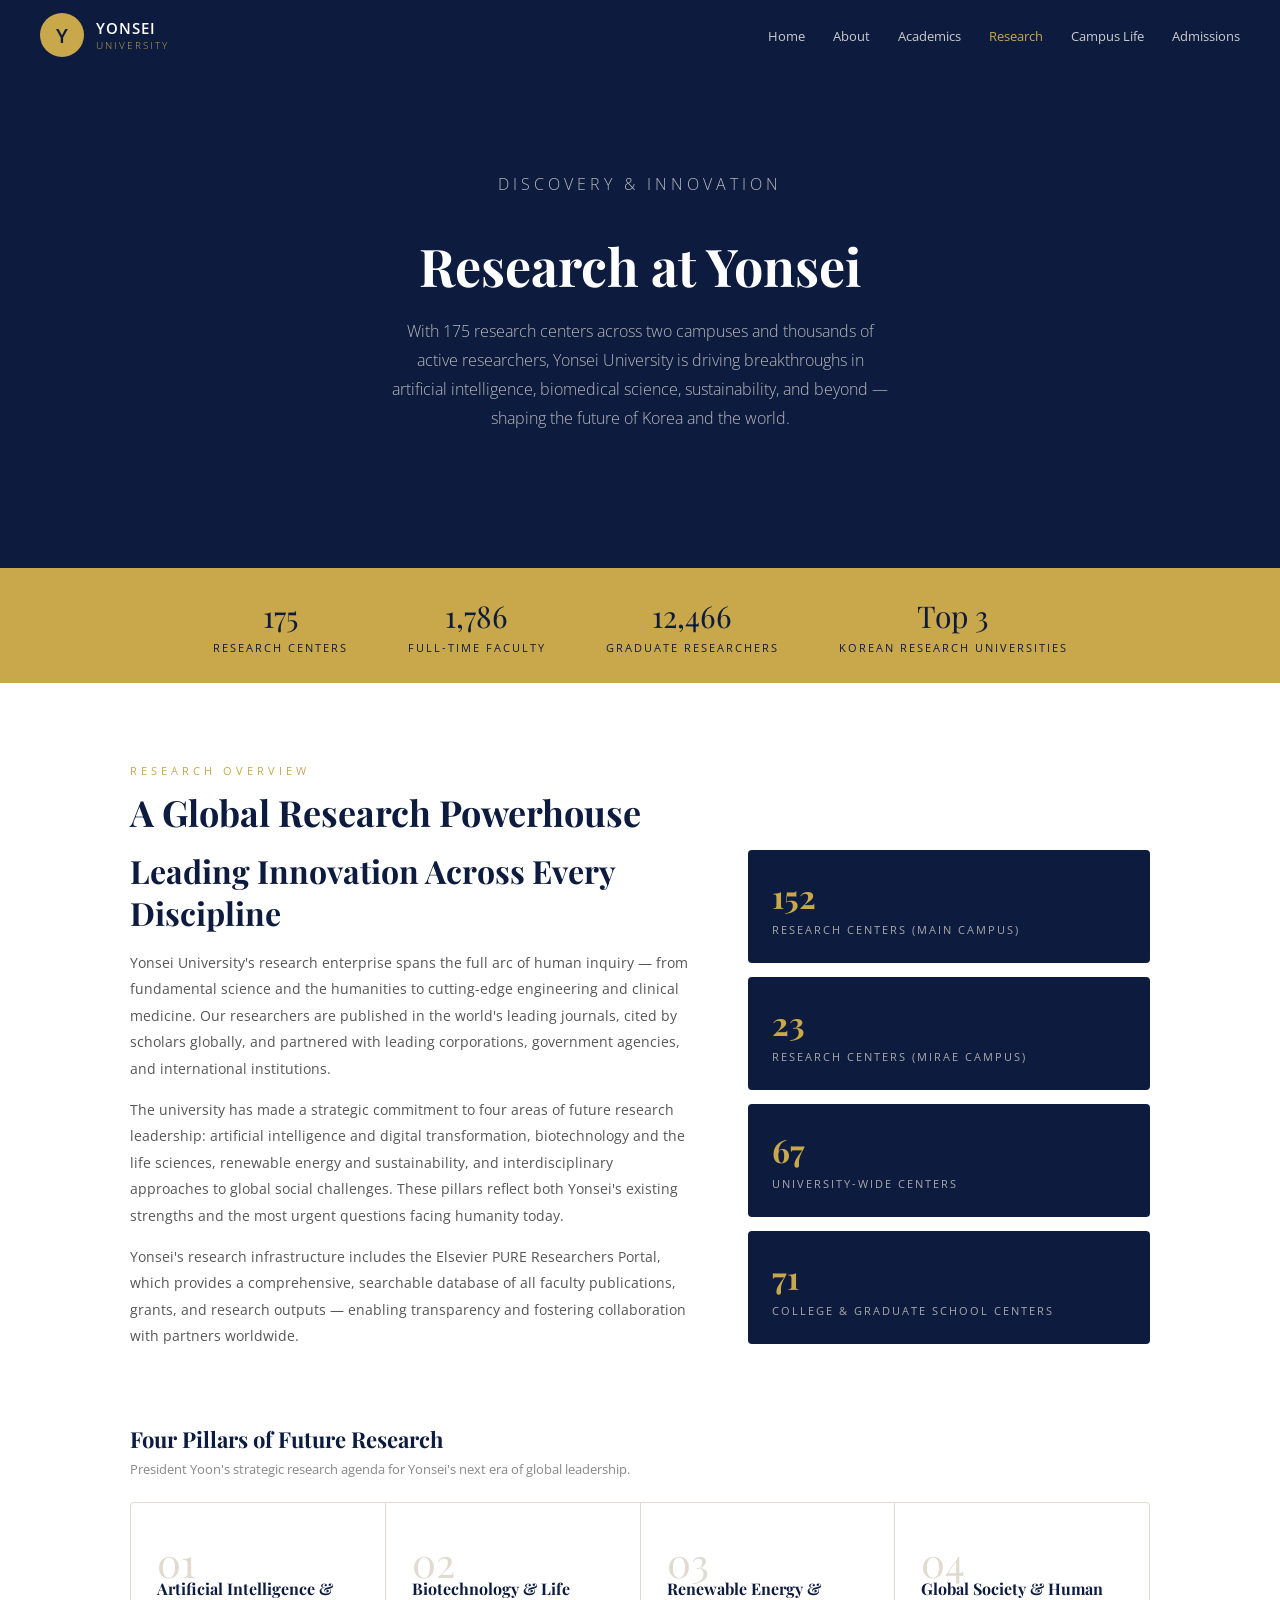
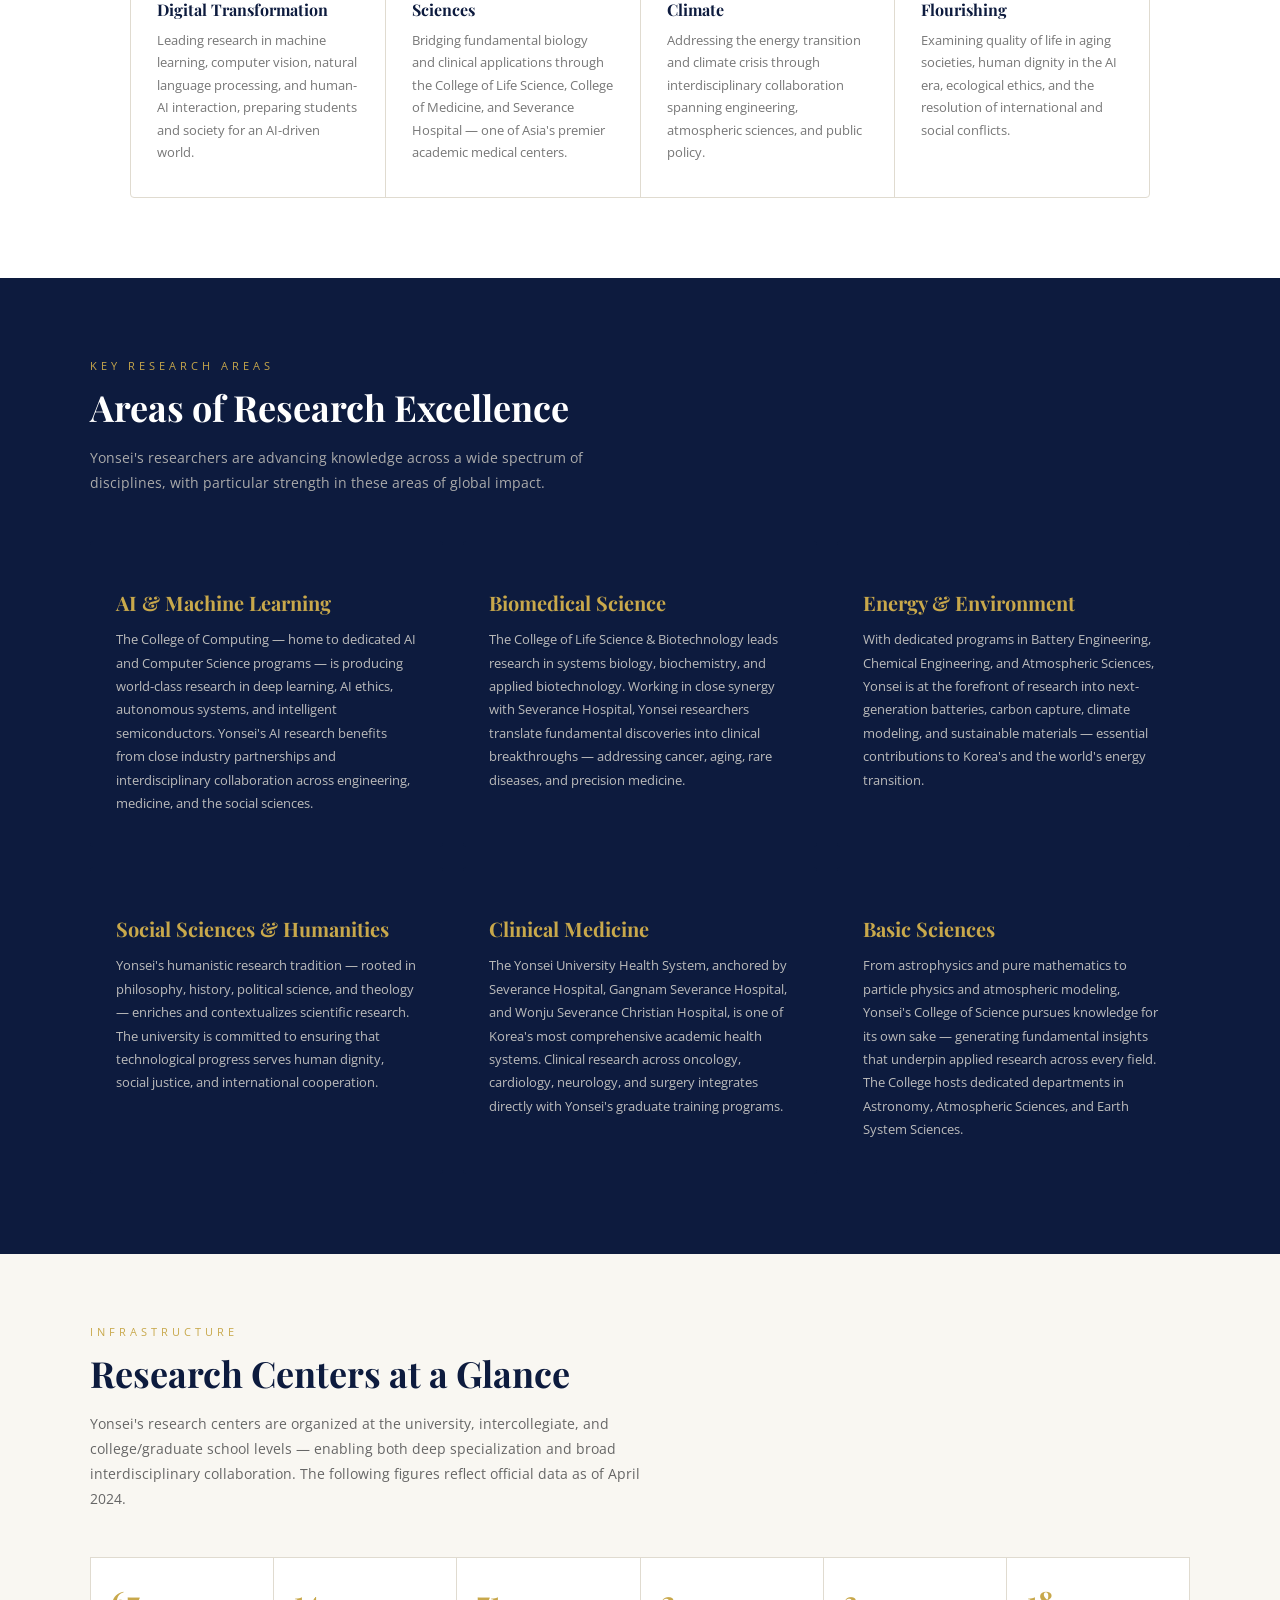
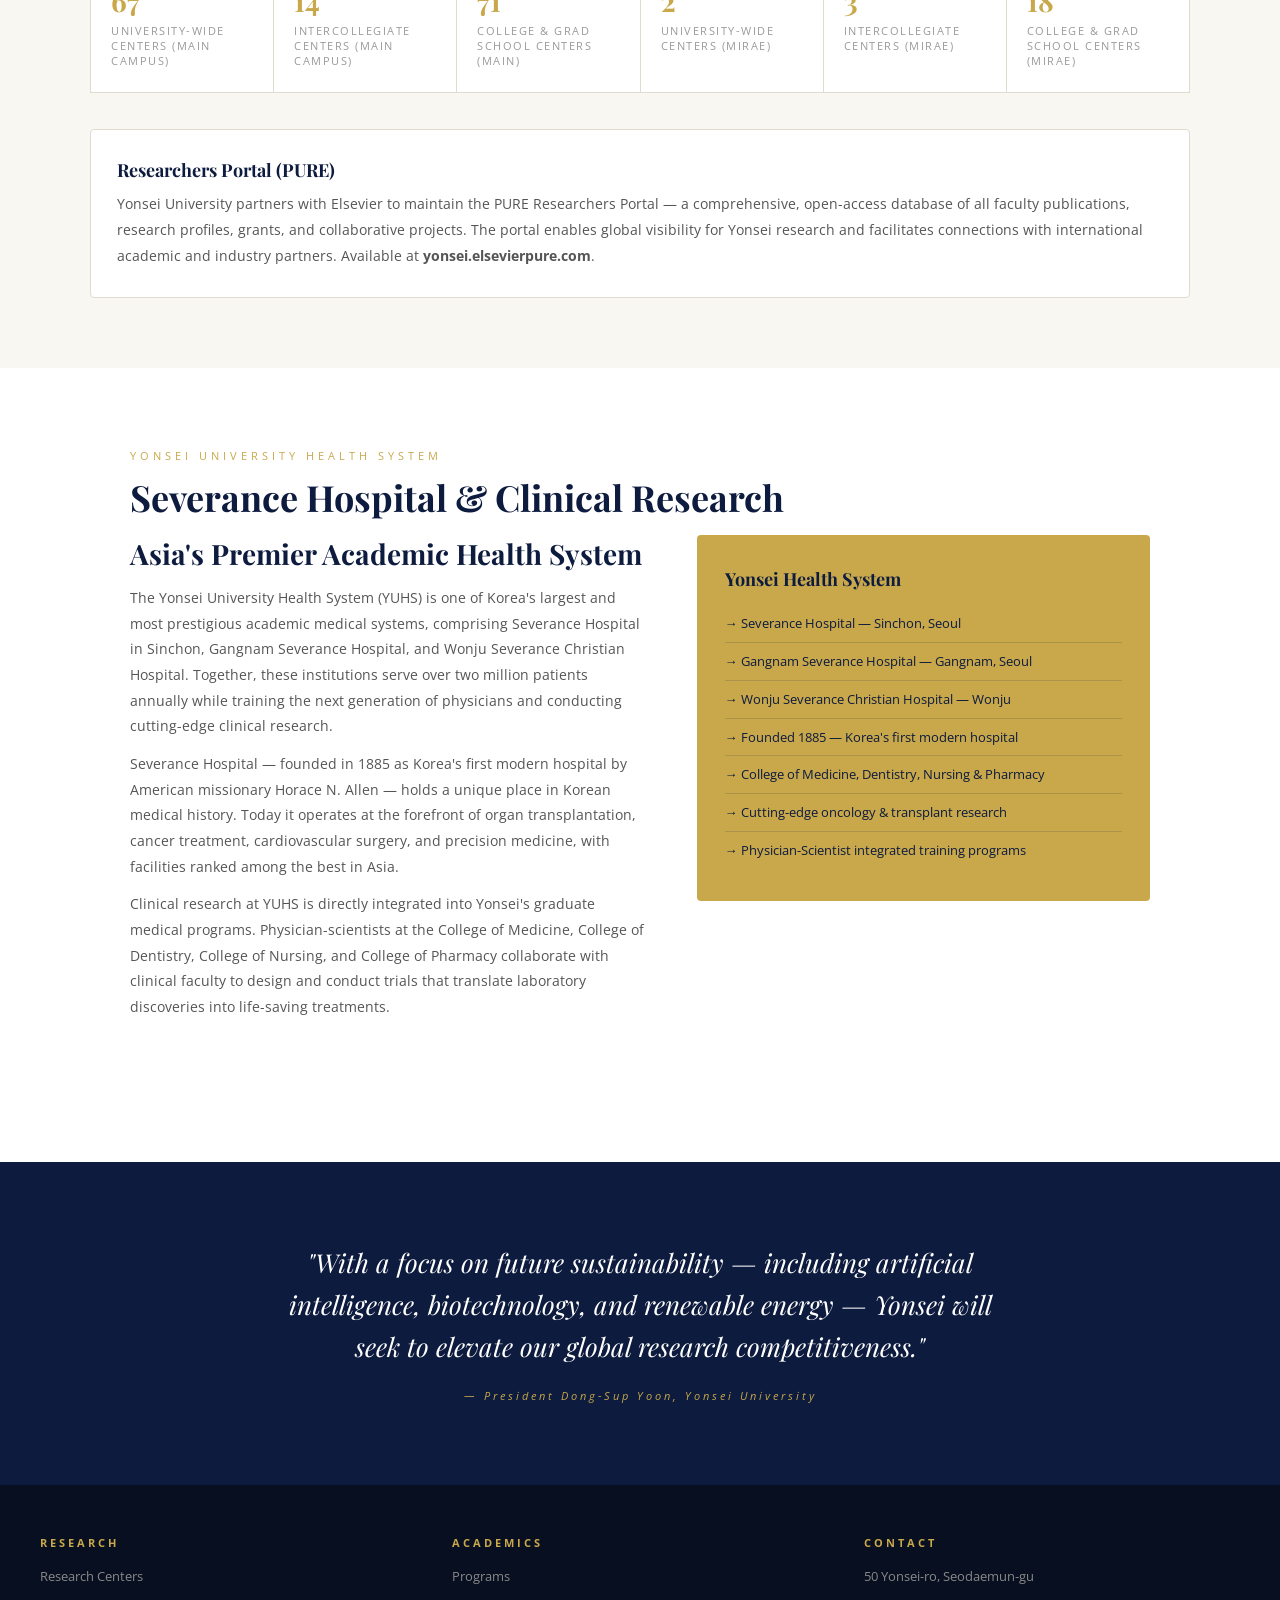
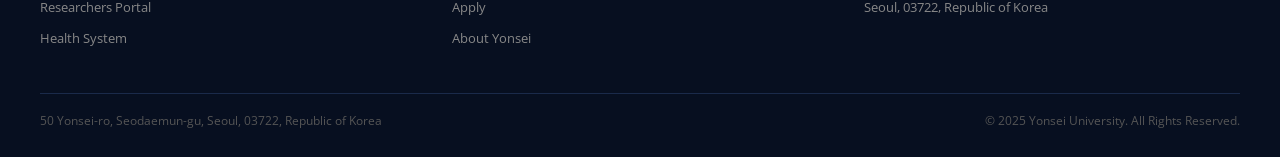
<file: research.html>
<!DOCTYPE html>
<html lang="en">
<head>
<meta charset="UTF-8">
<meta name="viewport" content="width=device-width, initial-scale=1.0">
<title>Research — Yonsei University</title>
<link href="https://fonts.googleapis.com/css2?family=Open+Sans:wght@300;400;600&family=Playfair+Display:wght@400;600;700i&display=swap" rel="stylesheet">
<link rel="stylesheet" href="style.css">
<style>
  .research-intro { display:flex; gap:56px; align-items:flex-start; flex-wrap:wrap; margin-bottom:60px; }
  .research-intro-text { flex:1.4; min-width:280px; }
  .research-intro-text h2 { font-family:'Playfair Display',serif; font-size:32px; color:#0d1b3e; margin-bottom:16px; line-height:1.3; }
  .research-intro-text p { font-size:14px; color:#555; line-height:1.9; margin-bottom:14px; }
  .research-intro-aside { flex:1; min-width:250px; display:flex; flex-direction:column; gap:14px; }
  .r-stat-box { background:#0d1b3e; color:#fff; padding:24px; border-radius:4px; }
  .r-stat-box strong { display:block; font-family:'Playfair Display',serif; font-size:32px; color:#c8a84b; }
  .r-stat-box span { font-size:11px; color:#aaa; letter-spacing:2px; text-transform:uppercase; }

  .focus-areas { display:grid; grid-template-columns:repeat(auto-fit, minmax(280px,1fr)); gap:20px; margin-top:20px; }
  .focus-card { padding:32px 26px; border-radius:4px; position:relative; overflow:hidden; }
  .focus-card.dark { background:#0d1b3e; color:#fff; }
  .focus-card.light { background:#f9f7f2; border:1px solid #e0dbd0; }
  .focus-card .fc-icon { font-size:28px; margin-bottom:16px; }
  .focus-card h3 { font-family:'Playfair Display',serif; font-size:20px; margin-bottom:12px; }
  .focus-card.dark h3 { color:#c8a84b; }
  .focus-card.light h3 { color:#0d1b3e; }
  .focus-card p { font-size:13px; line-height:1.8; }
  .focus-card.dark p { color:#bbb; }
  .focus-card.light p { color:#666; }

  .centers-section { background:#f9f7f2; padding:70px 40px; }
  .centers-inner { max-width:1100px; margin:0 auto; }
  .centers-grid { display:grid; grid-template-columns:repeat(auto-fit,minmax(180px,1fr)); gap:1px; background:#e0dbd0; border:1px solid #e0dbd0; margin-top:28px; }
  .center-cell { background:#fff; padding:24px 20px; }
  .center-cell strong { display:block; font-family:'Playfair Display',serif; font-size:28px; color:#c8a84b; }
  .center-cell span { font-size:11px; color:#999; letter-spacing:1.5px; text-transform:uppercase; margin-top:4px; display:block; }

  .research-pillars { display:flex; gap:0; flex-wrap:wrap; margin-top:20px; }
  .pillar { flex:1; min-width:200px; padding:32px 26px; border-right:1px solid #e0dbd0; }
  .pillar:last-child { border-right:none; }
  .pillar-num { font-family:'Playfair Display',serif; font-size:40px; color:#e0dbd0; margin-bottom:-10px; }
  .pillar h4 { font-family:'Playfair Display',serif; font-size:16px; color:#0d1b3e; margin-bottom:10px; }
  .pillar p { font-size:12.5px; color:#777; line-height:1.8; }

  .severance-section { display:flex; gap:50px; align-items:flex-start; flex-wrap:wrap; margin-bottom:50px; }
  .severance-text { flex:1.3; min-width:280px; }
  .severance-text h2 { font-family:'Playfair Display',serif; font-size:28px; color:#0d1b3e; margin-bottom:14px; }
  .severance-text p { font-size:13.5px; color:#555; line-height:1.9; margin-bottom:12px; }
  .severance-highlight { flex:1; min-width:240px; background:#c8a84b; padding:32px 28px; border-radius:4px; }
  .severance-highlight h4 { font-family:'Playfair Display',serif; font-size:18px; color:#0d1b3e; margin-bottom:14px; }
  .severance-highlight ul { list-style:none; }
  .severance-highlight ul li { font-size:13px; color:#0d1b3e; padding:8px 0; border-bottom:1px solid rgba(13,27,62,0.15); line-height:1.6; }
  .severance-highlight ul li:last-child { border-bottom:none; }
  .severance-highlight ul li::before { content:'→ '; font-weight:600; }
</style>
</head>
<body>

<nav>
  <a href="index.html" class="logo">
    <div class="lc">Y</div>
    <div class="lt">YONSEI <span>UNIVERSITY</span></div>
  </a>
  <ul>
    <li><a href="index.html">Home</a></li>
    <li><a href="about.html">About</a></li>
    <li><a href="academics.html">Academics</a></li>
    <li><a href="research.html" class="active">Research</a></li>
    <li><a href="campus.html">Campus Life</a></li>
    <li><a href="admissions.html">Admissions</a></li>
  </ul>
</nav>

<div class="hero">
  <p class="tag">Discovery & Innovation</p>
  <h1>Research at Yonsei</h1>
  <p>With 175 research centers across two campuses and thousands of active researchers, Yonsei University is driving breakthroughs in artificial intelligence, biomedical science, sustainability, and beyond — shaping the future of Korea and the world.</p>
</div>

<div class="stats">
  <div class="stat"><div class="stat-n">175</div><div class="stat-l">Research Centers</div></div>
  <div class="stat"><div class="stat-n">1,786</div><div class="stat-l">Full-time Faculty</div></div>
  <div class="stat"><div class="stat-n">12,466</div><div class="stat-l">Graduate Researchers</div></div>
  <div class="stat"><div class="stat-n">Top 3</div><div class="stat-l">Korean Research Universities</div></div>
</div>

<section>
  <p class="stag">Research Overview</p>
  <h2 class="stitle">A Global Research Powerhouse</h2>

  <div class="research-intro">
    <div class="research-intro-text">
      <h2>Leading Innovation Across Every Discipline</h2>
      <p>Yonsei University's research enterprise spans the full arc of human inquiry — from fundamental science and the humanities to cutting-edge engineering and clinical medicine. Our researchers are published in the world's leading journals, cited by scholars globally, and partnered with leading corporations, government agencies, and international institutions.</p>
      <p>The university has made a strategic commitment to four areas of future research leadership: artificial intelligence and digital transformation, biotechnology and the life sciences, renewable energy and sustainability, and interdisciplinary approaches to global social challenges. These pillars reflect both Yonsei's existing strengths and the most urgent questions facing humanity today.</p>
      <p>Yonsei's research infrastructure includes the Elsevier PURE Researchers Portal, which provides a comprehensive, searchable database of all faculty publications, grants, and research outputs — enabling transparency and fostering collaboration with partners worldwide.</p>
    </div>
    <div class="research-intro-aside">
      <div class="r-stat-box"><strong>152</strong><span>Research Centers (Main Campus)</span></div>
      <div class="r-stat-box"><strong>23</strong><span>Research Centers (MIRAE Campus)</span></div>
      <div class="r-stat-box"><strong>67</strong><span>University-wide Centers</span></div>
      <div class="r-stat-box"><strong>71</strong><span>College & Graduate School Centers</span></div>
    </div>
  </div>

  <!-- Research Pillars -->
  <h3 style="font-family:'Playfair Display',serif; font-size:22px; color:#0d1b3e; margin-bottom:6px;">Four Pillars of Future Research</h3>
  <p style="font-size:13px; color:#888; margin-bottom:24px;">President Yoon's strategic research agenda for Yonsei's next era of global leadership.</p>
  <div class="research-pillars" style="border:1px solid #e0dbd0; border-radius:4px; overflow:hidden;">
    <div class="pillar">
      <div class="pillar-num">01</div>
      <h4>Artificial Intelligence & Digital Transformation</h4>
      <p>Leading research in machine learning, computer vision, natural language processing, and human-AI interaction, preparing students and society for an AI-driven world.</p>
    </div>
    <div class="pillar">
      <div class="pillar-num">02</div>
      <h4>Biotechnology & Life Sciences</h4>
      <p>Bridging fundamental biology and clinical applications through the College of Life Science, College of Medicine, and Severance Hospital — one of Asia's premier academic medical centers.</p>
    </div>
    <div class="pillar">
      <div class="pillar-num">03</div>
      <h4>Renewable Energy & Climate</h4>
      <p>Addressing the energy transition and climate crisis through interdisciplinary collaboration spanning engineering, atmospheric sciences, and public policy.</p>
    </div>
    <div class="pillar">
      <div class="pillar-num">04</div>
      <h4>Global Society & Human Flourishing</h4>
      <p>Examining quality of life in aging societies, human dignity in the AI era, ecological ethics, and the resolution of international and social conflicts.</p>
    </div>
  </div>
</section>

<!-- Focus Areas -->
<section style="background:#0d1b3e; max-width:100%; padding:80px 40px;">
  <div style="max-width:1100px; margin:0 auto;">
    <p class="stag">Key Research Areas</p>
    <h2 class="stitle" style="color:#fff;">Areas of Research Excellence</h2>
    <p class="ssub" style="color:#aaa;">Yonsei's researchers are advancing knowledge across a wide spectrum of disciplines, with particular strength in these areas of global impact.</p>
    <div class="focus-areas">
      <div class="focus-card dark">
        <div class="fc-icon"></div>
        <h3>AI & Machine Learning</h3>
        <p>The College of Computing — home to dedicated AI and Computer Science programs — is producing world-class research in deep learning, AI ethics, autonomous systems, and intelligent semiconductors. Yonsei's AI research benefits from close industry partnerships and interdisciplinary collaboration across engineering, medicine, and the social sciences.</p>
      </div>
      <div class="focus-card dark">
        <div class="fc-icon"></div>
        <h3>Biomedical Science</h3>
        <p>The College of Life Science & Biotechnology leads research in systems biology, biochemistry, and applied biotechnology. Working in close synergy with Severance Hospital, Yonsei researchers translate fundamental discoveries into clinical breakthroughs — addressing cancer, aging, rare diseases, and precision medicine.</p>
      </div>
      <div class="focus-card dark">
        <div class="fc-icon"></div>
        <h3>Energy & Environment</h3>
        <p>With dedicated programs in Battery Engineering, Chemical Engineering, and Atmospheric Sciences, Yonsei is at the forefront of research into next-generation batteries, carbon capture, climate modeling, and sustainable materials — essential contributions to Korea's and the world's energy transition.</p>
      </div>
      <div class="focus-card dark">
        <div class="fc-icon"></div>
        <h3>Social Sciences & Humanities</h3>
        <p>Yonsei's humanistic research tradition — rooted in philosophy, history, political science, and theology — enriches and contextualizes scientific research. The university is committed to ensuring that technological progress serves human dignity, social justice, and international cooperation.</p>
      </div>
      <div class="focus-card dark">
        <div class="fc-icon"></div>
        <h3>Clinical Medicine</h3>
        <p>The Yonsei University Health System, anchored by Severance Hospital, Gangnam Severance Hospital, and Wonju Severance Christian Hospital, is one of Korea's most comprehensive academic health systems. Clinical research across oncology, cardiology, neurology, and surgery integrates directly with Yonsei's graduate training programs.</p>
      </div>
      <div class="focus-card dark">
        <div class="fc-icon"></div>
        <h3>Basic Sciences</h3>
        <p>From astrophysics and pure mathematics to particle physics and atmospheric modeling, Yonsei's College of Science pursues knowledge for its own sake — generating fundamental insights that underpin applied research across every field. The College hosts dedicated departments in Astronomy, Atmospheric Sciences, and Earth System Sciences.</p>
      </div>
    </div>
  </div>
</section>

<!-- Research Centers -->
<div class="centers-section">
  <div class="centers-inner">
    <p class="stag">Infrastructure</p>
    <h2 class="stitle">Research Centers at a Glance</h2>
    <p class="ssub">Yonsei's research centers are organized at the university, intercollegiate, and college/graduate school levels — enabling both deep specialization and broad interdisciplinary collaboration. The following figures reflect official data as of April 2024.</p>

    <div class="centers-grid">
      <div class="center-cell"><strong>67</strong><span>University-wide Centers (Main Campus)</span></div>
      <div class="center-cell"><strong>14</strong><span>Intercollegiate Centers (Main Campus)</span></div>
      <div class="center-cell"><strong>71</strong><span>College & Grad School Centers (Main)</span></div>
      <div class="center-cell"><strong>2</strong><span>University-wide Centers (MIRAE)</span></div>
      <div class="center-cell"><strong>3</strong><span>Intercollegiate Centers (MIRAE)</span></div>
      <div class="center-cell"><strong>18</strong><span>College & Grad School Centers (MIRAE)</span></div>
    </div>

    <div style="margin-top:36px; background:#fff; border:1px solid #e0dbd0; padding:28px 26px; border-radius:4px;">
      <h4 style="font-family:'Playfair Display',serif; font-size:18px; color:#0d1b3e; margin-bottom:10px;">Researchers Portal (PURE)</h4>
      <p style="font-size:13.5px; color:#555; line-height:1.9;">Yonsei University partners with Elsevier to maintain the PURE Researchers Portal — a comprehensive, open-access database of all faculty publications, research profiles, grants, and collaborative projects. The portal enables global visibility for Yonsei research and facilitates connections with international academic and industry partners. Available at <strong>yonsei.elsevierpure.com</strong>.</p>
    </div>
  </div>
</div>

<!-- Severance / Health System -->
<section>
  <p class="stag">Yonsei University Health System</p>
  <h2 class="stitle">Severance Hospital & Clinical Research</h2>

  <div class="severance-section">
    <div class="severance-text">
      <h2>Asia's Premier Academic Health System</h2>
      <p>The Yonsei University Health System (YUHS) is one of Korea's largest and most prestigious academic medical systems, comprising Severance Hospital in Sinchon, Gangnam Severance Hospital, and Wonju Severance Christian Hospital. Together, these institutions serve over two million patients annually while training the next generation of physicians and conducting cutting-edge clinical research.</p>
      <p>Severance Hospital — founded in 1885 as Korea's first modern hospital by American missionary Horace N. Allen — holds a unique place in Korean medical history. Today it operates at the forefront of organ transplantation, cancer treatment, cardiovascular surgery, and precision medicine, with facilities ranked among the best in Asia.</p>
      <p>Clinical research at YUHS is directly integrated into Yonsei's graduate medical programs. Physician-scientists at the College of Medicine, College of Dentistry, College of Nursing, and College of Pharmacy collaborate with clinical faculty to design and conduct trials that translate laboratory discoveries into life-saving treatments.</p>
    </div>
    <div class="severance-highlight">
      <h4>Yonsei Health System</h4>
      <ul>
        <li>Severance Hospital — Sinchon, Seoul</li>
        <li>Gangnam Severance Hospital — Gangnam, Seoul</li>
        <li>Wonju Severance Christian Hospital — Wonju</li>
        <li>Founded 1885 — Korea's first modern hospital</li>
        <li>College of Medicine, Dentistry, Nursing & Pharmacy</li>
        <li>Cutting-edge oncology & transplant research</li>
        <li>Physician-Scientist integrated training programs</li>
      </ul>
    </div>
  </div>
</section>

<div class="quote">
  <blockquote>"With a focus on future sustainability — including artificial intelligence, biotechnology, and renewable energy — Yonsei will seek to elevate our global research competitiveness."</blockquote>
  <cite>— President Dong-Sup Yoon, Yonsei University</cite>
</div>

<footer>
  <div class="fg">
    <div class="fc">
      <h4>Research</h4>
      <ul>
        <li><a href="research.html">Research Centers</a></li>
        <li><a href="research.html">Researchers Portal</a></li>
        <li><a href="research.html">Health System</a></li>
      </ul>
    </div>
    <div class="fc">
      <h4>Academics</h4>
      <ul>
        <li><a href="academics.html">Programs</a></li>
        <li><a href="admissions.html">Apply</a></li>
        <li><a href="about.html">About Yonsei</a></li>
      </ul>
    </div>
    <div class="fc">
      <h4>Contact</h4>
      <ul>
        <li><a href="#">50 Yonsei-ro, Seodaemun-gu</a></li>
        <li><a href="#">Seoul, 03722, Republic of Korea</a></li>
      </ul>
    </div>
  </div>
  <div class="fb">
    <p>50 Yonsei-ro, Seodaemun-gu, Seoul, 03722, Republic of Korea</p>
    <p>© 2025 Yonsei University. All Rights Reserved.</p>
  </div>
</footer>

</body>
</html>
</file>
<file: style.css>
*{
  margin:0;
  padding:0;
  box-sizing:border-box;
}

html{
  scroll-behavior:smooth;
}

body{
  font-family:'Open Sans', sans-serif;
  color:#1a1a2e;
  background:#fff;
}

a{
  text-decoration:none;
}


nav{
  background:#0d1b3e;
  display:flex;
  align-items:center;
  justify-content:space-between;
  padding:0 40px;
  height:70px;
  position:sticky;
  top:0;
  z-index:100;
}

.logo{
  display:flex;
  align-items:center;
  gap:12px;
}

.lc{
  width:44px;
  height:44px;
  background:#c8a84b;
  border-radius:50%;
  display:flex;
  align-items:center;
  justify-content:center;
  font-size:20px;
  font-weight:600;
  color:#0d1b3e;
}

.lt{
  color:#fff;
  font-size:15px;
  font-weight:600;
  letter-spacing:1px;
}

.lt span{
  display:block;
  font-size:10px;
  font-weight:300;
  color:#c8a84b;
  letter-spacing:2px;
}

/* NAV LINKS */
nav ul{
  list-style:none;
  display:flex;
  gap:28px;
}

nav ul a{
  color:#ccc;
  font-size:13px;
  transition:0.2s;
}

nav ul a:hover,
nav ul a.active{
  color:#c8a84b;
}

/* HERO */
.hero{
  background:#0d1b3e;
  color:#fff;
  padding:100px 40px;
  text-align:center;
}

.tag{
  font-size:11px;
  letter-spacing:4px;
  color:#c8a84b;
  margin-bottom:20px;
  text-transform:uppercase;
}

.hero h1{
  font-family:'Playfair Display', serif;
  font-size:52px;
  line-height:1.2;
  margin-bottom:20px;
}

.hero p{
  font-size:16px;
  font-weight:300;
  color:#bbb;
  max-width:500px;
  margin:0 auto 36px;
  line-height:1.8;
}


.btn{
  display:inline-block;
  padding:13px 34px;
  background:#c8a84b;
  color:#0d1b3e;
  font-size:13px;
  font-weight:600;
  letter-spacing:1px;
  border-radius:4px;
  transition:0.2s;
}

.btn:hover{
  background:#e8c96a;
}

.btn-o{
  background:transparent;
  border:2px solid #fff;
  color:#fff;
  margin-left:12px;
}


.stats{
  background:#c8a84b;
  display:flex;
  justify-content:center;
  gap:60px;
  padding:28px 40px;
  flex-wrap:wrap;
}

.stat{
  text-align:center;
}

.stat-n{
  font-family:'Playfair Display', serif;
  font-size:30px;
  color:#0d1b3e;
}

.stat-l{
  font-size:11px;
  color:#0d1b3e;
  letter-spacing:2px;
  text-transform:uppercase;
  margin-top:4px;
}

/* SECTIONS */
section{
  padding:80px 40px;
  max-width:1100px;
  margin:0 auto;
}

.stag{
  font-size:11px;
  letter-spacing:4px;
  color:#c8a84b;
  text-transform:uppercase;
  margin-bottom:10px;
}

.stitle{
  font-family:'Playfair Display', serif;
  font-size:36px;
  color:#0d1b3e;
  margin-bottom:14px;
}

.ssub{
  font-size:14px;
  color:#666;
  line-height:1.8;
  max-width:560px;
  margin-bottom:46px;
}


.cards,
.news-grid{
  display:flex;
  gap:20px;
  flex-wrap:wrap;
}

.card{
  flex:1;
  min-width:220px;
  background:#f9f7f2;
  border-top:4px solid #c8a84b;
  padding:28px 22px;
  border-radius:4px;
  transition:0.25s;
}

.card:hover{
  transform:translateY(-5px);
  box-shadow:0 12px 30px rgba(0,0,0,0.08);
}

.card-ic{
  font-size:26px;
  margin-bottom:12px;
}

.card h3{
  font-family:'Playfair Display', serif;
  font-size:18px;
  color:#0d1b3e;
  margin-bottom:10px;
}

.card p,
.nc-body p{
  font-size:13px;
  color:#666;
  line-height:1.8;
}

.card a{
  display:inline-block;
  margin-top:14px;
  color:#c8a84b;
  font-size:12px;
  font-weight:600;
}


.quote{
  background:#0d1b3e;
  padding:80px 40px;
  text-align:center;
}

.quote blockquote{
  font-family:'Playfair Display', serif;
  font-size:26px;
  color:#fff;
  max-width:750px;
  margin:0 auto 16px;
  line-height:1.6;
  font-style:italic;
}

.quote cite{
  font-size:11px;
  color:#c8a84b;
  letter-spacing:3px;
}


.nc{
  flex:1;
  min-width:220px;
  border:1px solid #e8e4da;
  border-radius:4px;
  overflow:hidden;
  transition:0.25s;
}

.nc:hover{
  transform:translateY(-5px);
  box-shadow:0 12px 30px rgba(0,0,0,0.08);
}

.nc-img{
  width:100%;
  height:140px;
  background:#0d1b3e;
  display:flex;
  align-items:center;
  justify-content:center;
  color:#c8a84b;
  font-size:12px;
  letter-spacing:3px;
}

.nc-body{
  padding:18px;
}

.nc-date{
  font-size:10px;
  color:#c8a84b;
  letter-spacing:2px;
  text-transform:uppercase;
  margin-bottom:8px;
}

.nc-body h4{
  font-family:'Playfair Display', serif;
  font-size:16px;
  color:#0d1b3e;
  line-height:1.4;
  margin-bottom:8px;
}


footer{
  background:#070f20;
  color:#aaa;
  padding:50px 40px 28px;
}

.fg{
  display:flex;
  gap:36px;
  flex-wrap:wrap;
  margin-bottom:36px;
}

.fc{
  flex:1;
  min-width:160px;
}

.fc h4{
  color:#c8a84b;
  font-size:11px;
  letter-spacing:3px;
  text-transform:uppercase;
  margin-bottom:14px;
}

.fc ul{
  list-style:none;
}

.fc ul li{
  margin-bottom:9px;
}

.fc ul li a{
  color:#888;
  font-size:13px;
  transition:0.2s;
}

.fc ul li a:hover{
  color:#fff;
}

.fb{
  border-top:1px solid #1a2a4a;
  padding-top:18px;
  display:flex;
  justify-content:space-between;
  flex-wrap:wrap;
  gap:10px;
}

.fb p{
  font-size:12px;
  color:#555;
}


@media (max-width:768px){
  nav{padding:0 20px}
  .hero{padding:80px 20px}
  section{padding:60px 20px}
  .hero h1{font-size:36px}
  .stats{gap:20px}
}
</file>
